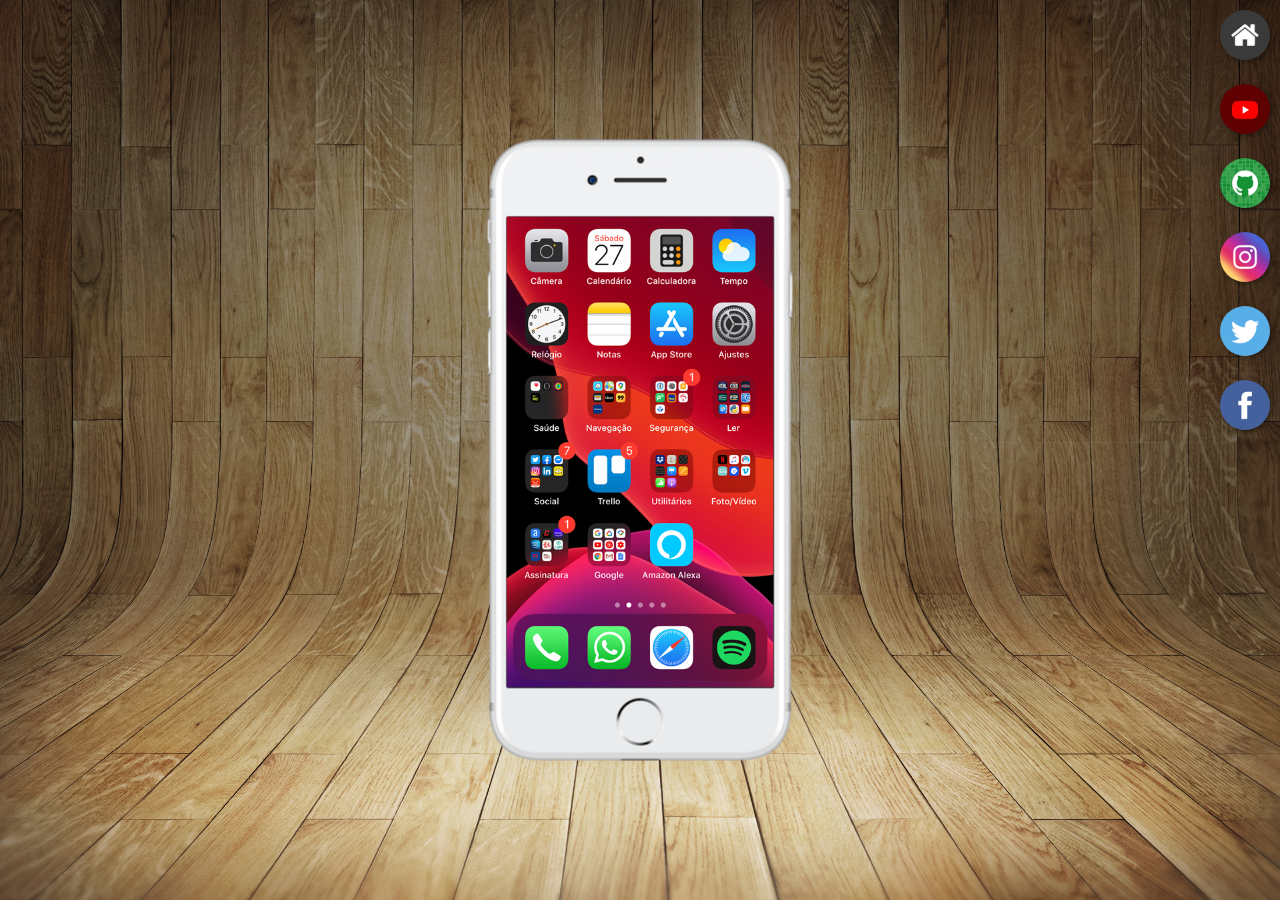
<file: html/index.html>
<!DOCTYPE html>
<html lang="pt-br">
<head>
    <meta charset="UTF-8">
    <meta name="viewport" content="width=device-width, initial-scale=1.0">
    <title>Projeto Iphone</title>
    <link rel="stylesheet" href="../css/styles.css">
</head>
<body>
    <main>
        <section id="telefone">
            <iframe src="home.html" name="tela" id="tela" frameborder="0"></iframe>
        </section>
        <section id="redes-sociais">
            <a href="home.html" target="tela"><img src="../pacote-d013/imagens/logo-home.jpg" alt="Home"></a><br>
            <a href="tela-yt.html" target="tela"><img src="../pacote-d013/imagens/logo-youtube.jpg" alt="Youtube"></a><br>
            <a href="tela-github.html" target="tela"><img src="../pacote-d013/imagens/logo-github.jpg" alt="GitHub"></a><br>
            <a href="tela-instagram.html" target="tela"><img src="../pacote-d013/imagens/logo-instagram.jpg" alt="Instagram"></a><br>
            <a href="tela-twitter.html" target="tela"><img src="../pacote-d013/imagens/logo-twitter.jpg" alt="Twitter"></a><br>
            <a href="tela-facebook.html" target="tela"><img src="../pacote-d013/imagens/logo-facebook.jpg" alt="Facebook"></a><br>
        </section>
    </main>
</body>
</html>
</file>
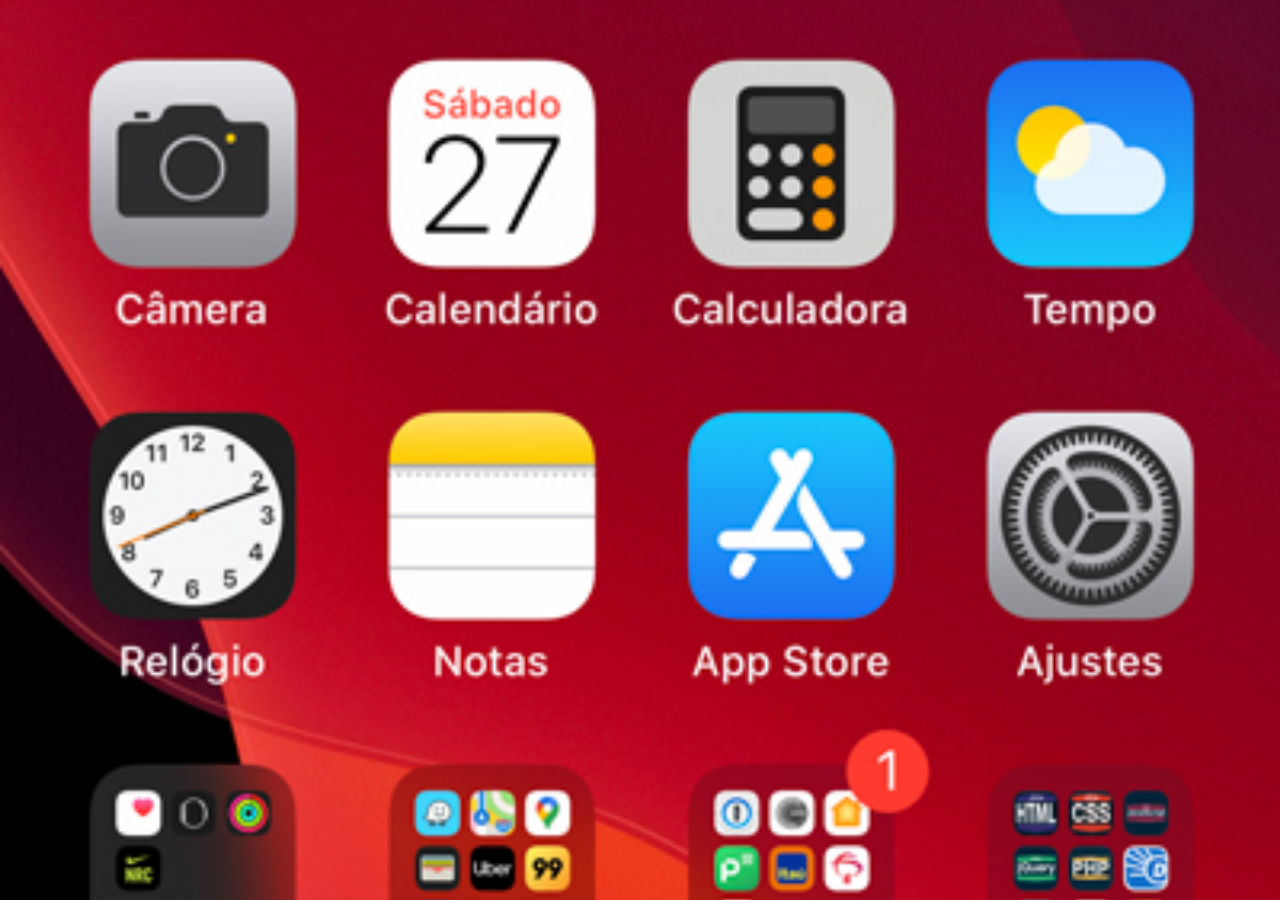
<file: home.html>
<!DOCTYPE html>
<html lang="pt-br">
<head>
    <meta charset="UTF-8">
    <meta name="viewport" content="width=device-width, initial-scale=1.0">
    <title>Document</title>
    <style>
        * {
            margin: 0px;
            padding: 0px;
        }

        body {
            background: black url('pacote-d013/imagens/tela-home.jpg') no-repeat top center;
            background-size: cover;
        }
    </style>
</head>
<body>
    
</body>
</html>
</file>
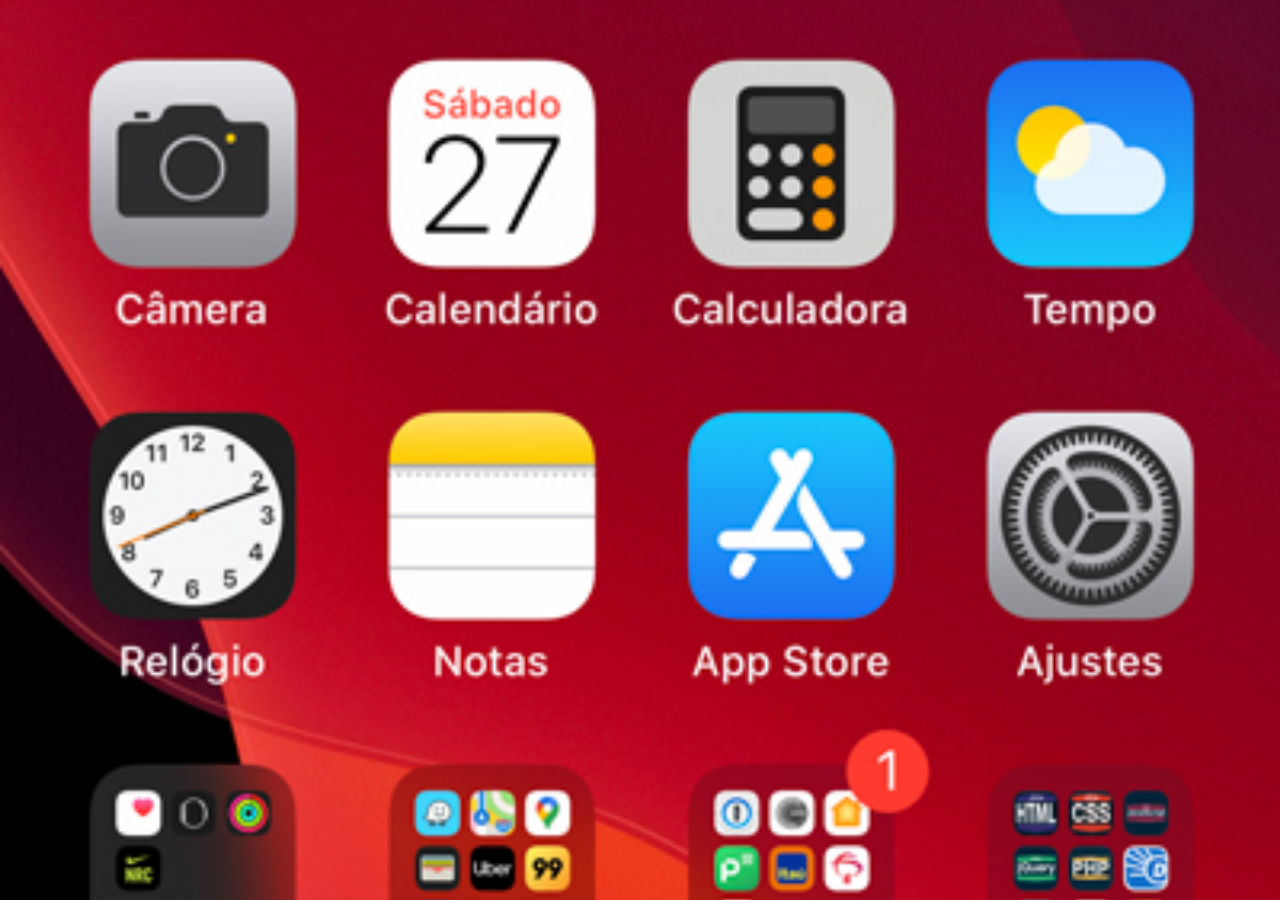
<file: html/home.html>
<!DOCTYPE html>
<html lang="pt-br">
<head>
    <meta charset="UTF-8">
    <meta name="viewport" content="width=device-width, initial-scale=1.0">
    <title>Home</title>
    <style>
        * {
            margin: 0px;
            padding: 0px;
        }

        body {
            background: url('../pacote-d013/imagens/tela-home.jpg') no-repeat top center;
            background-size: cover;
        }
    </style>
</head>
<body>
    
</body>
</html>
</file>
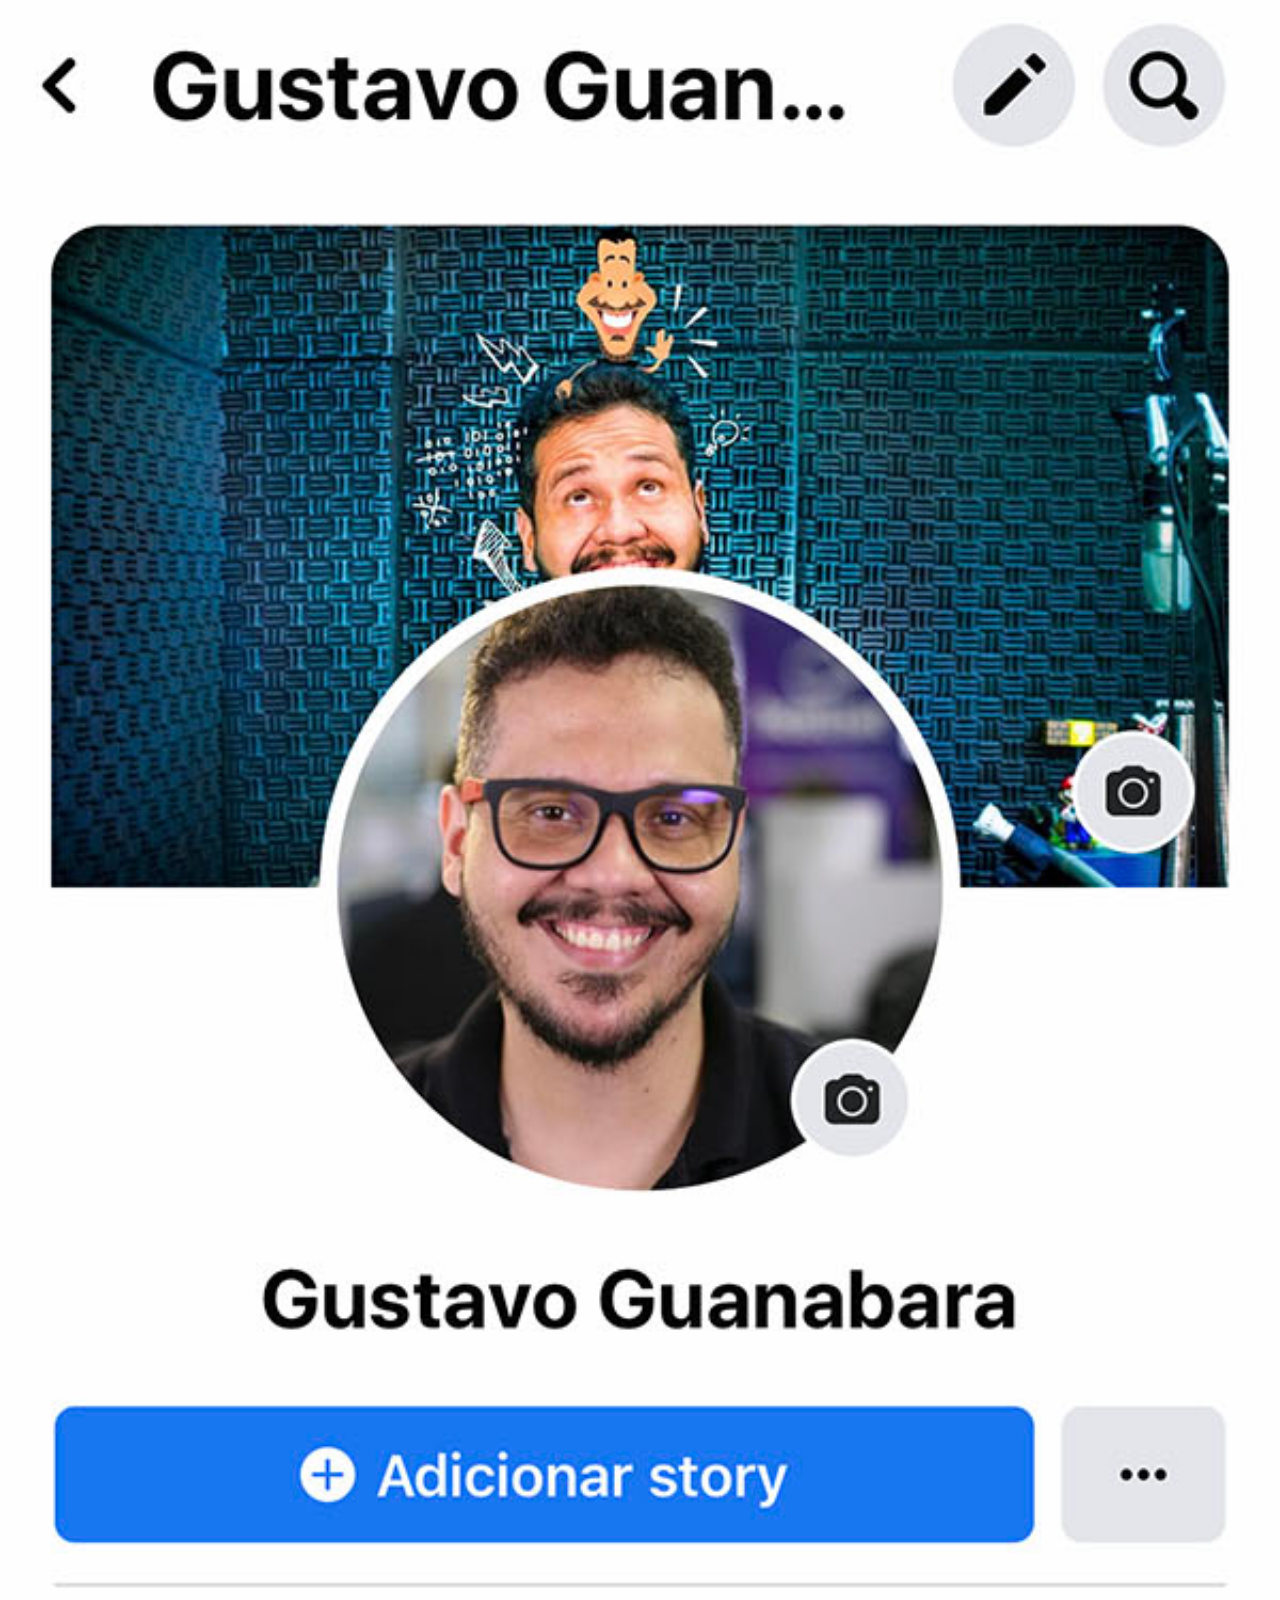
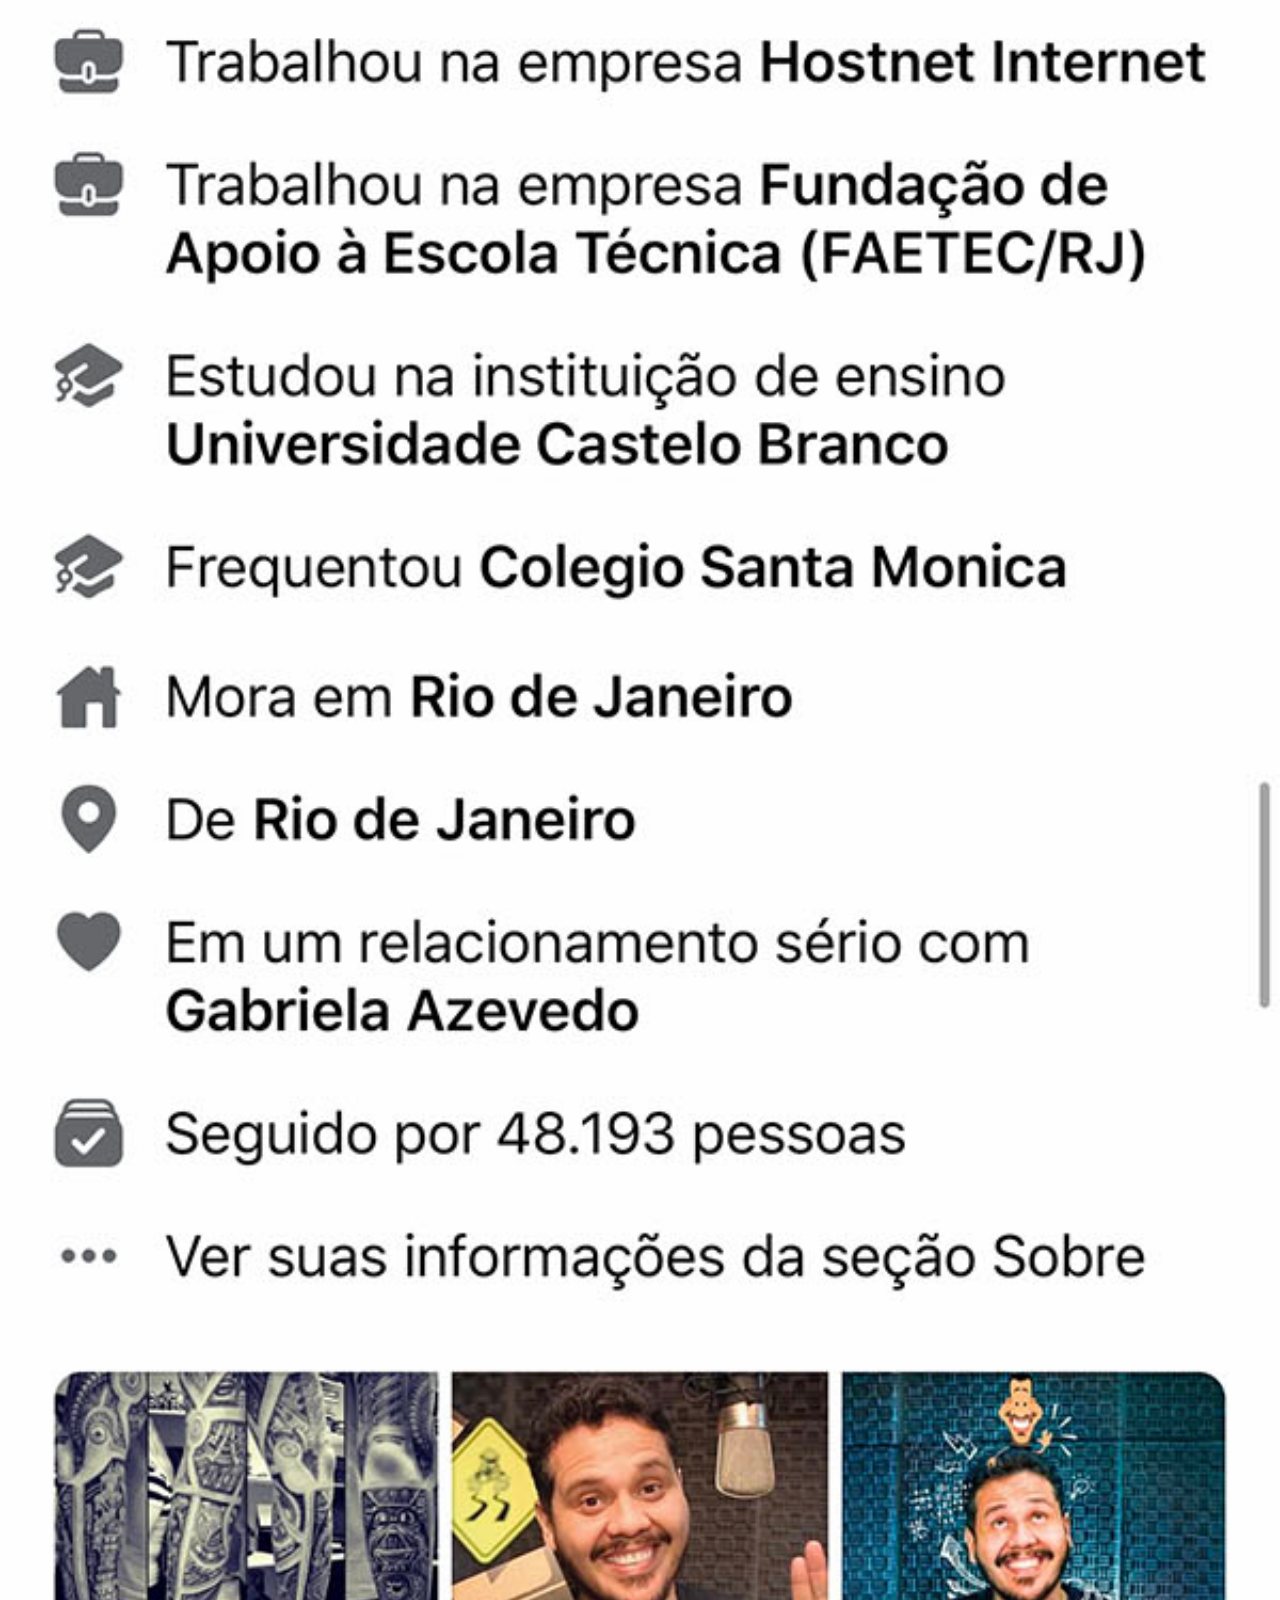
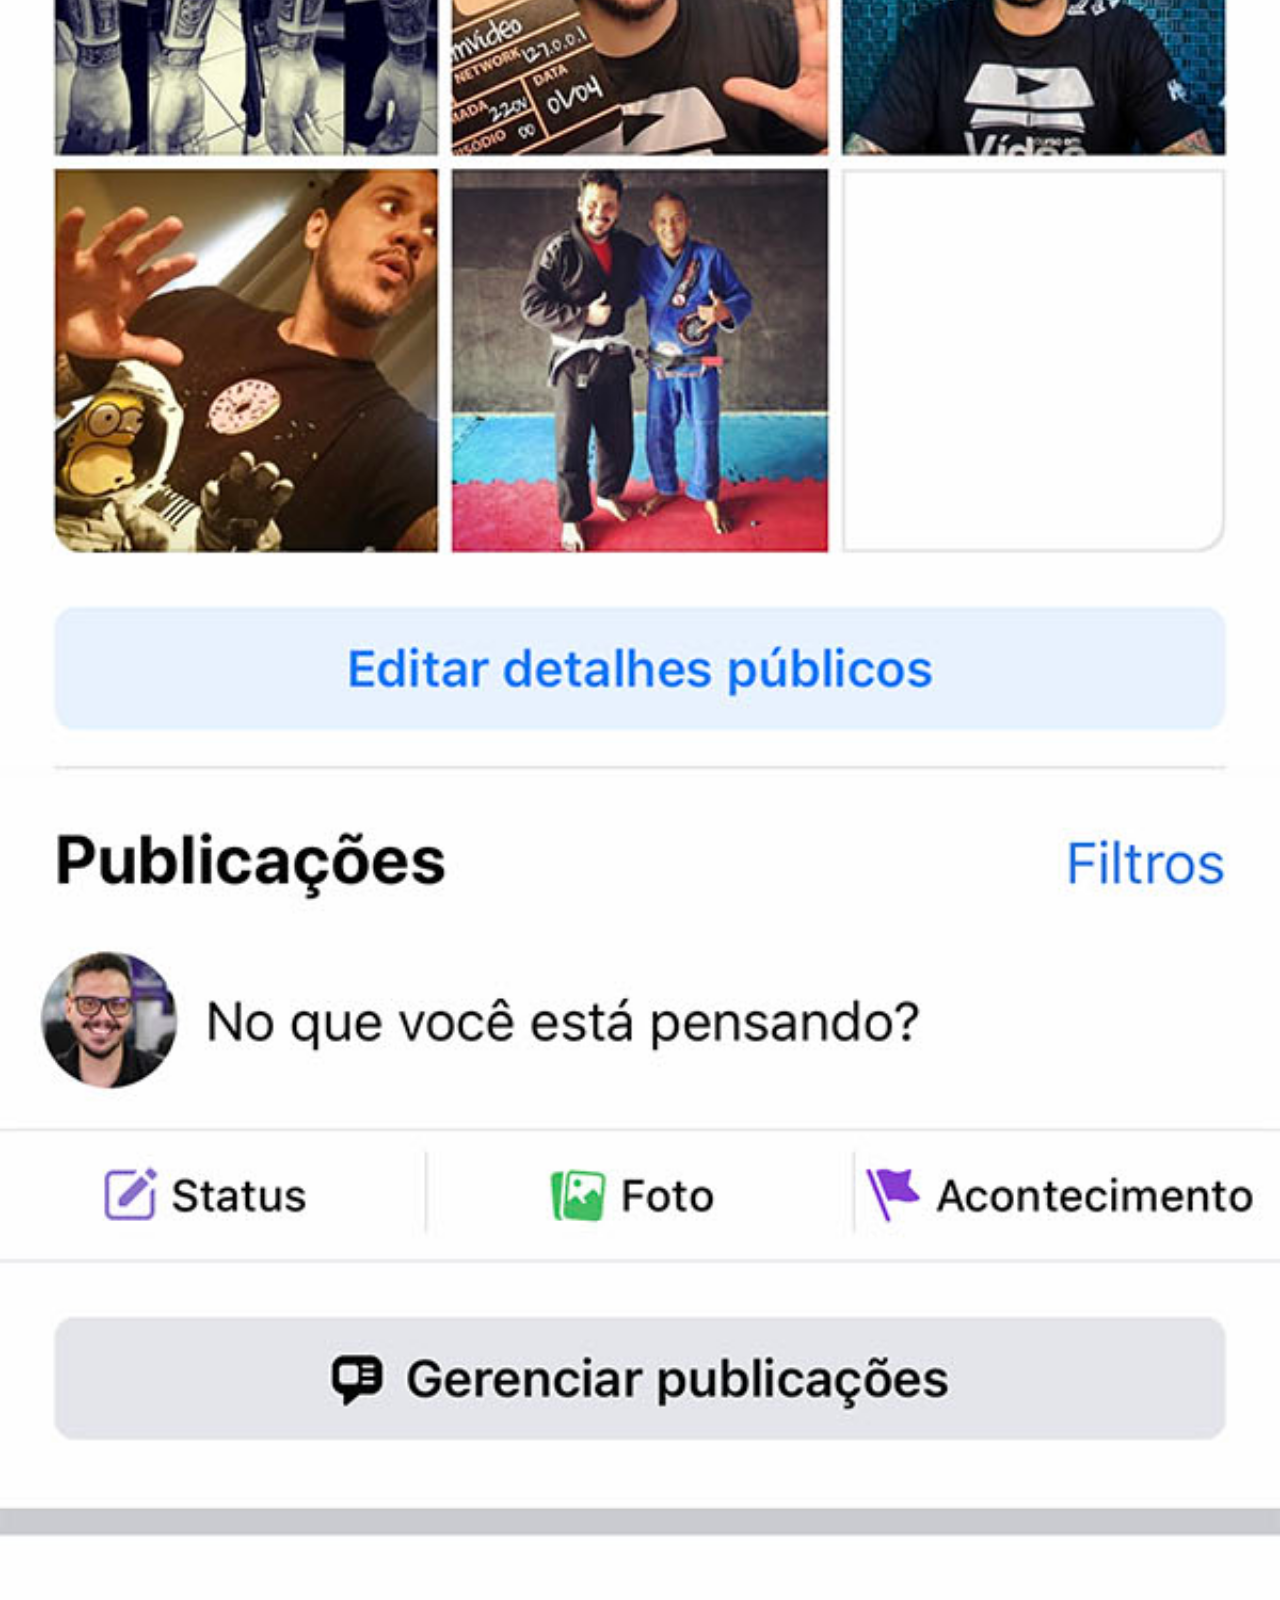
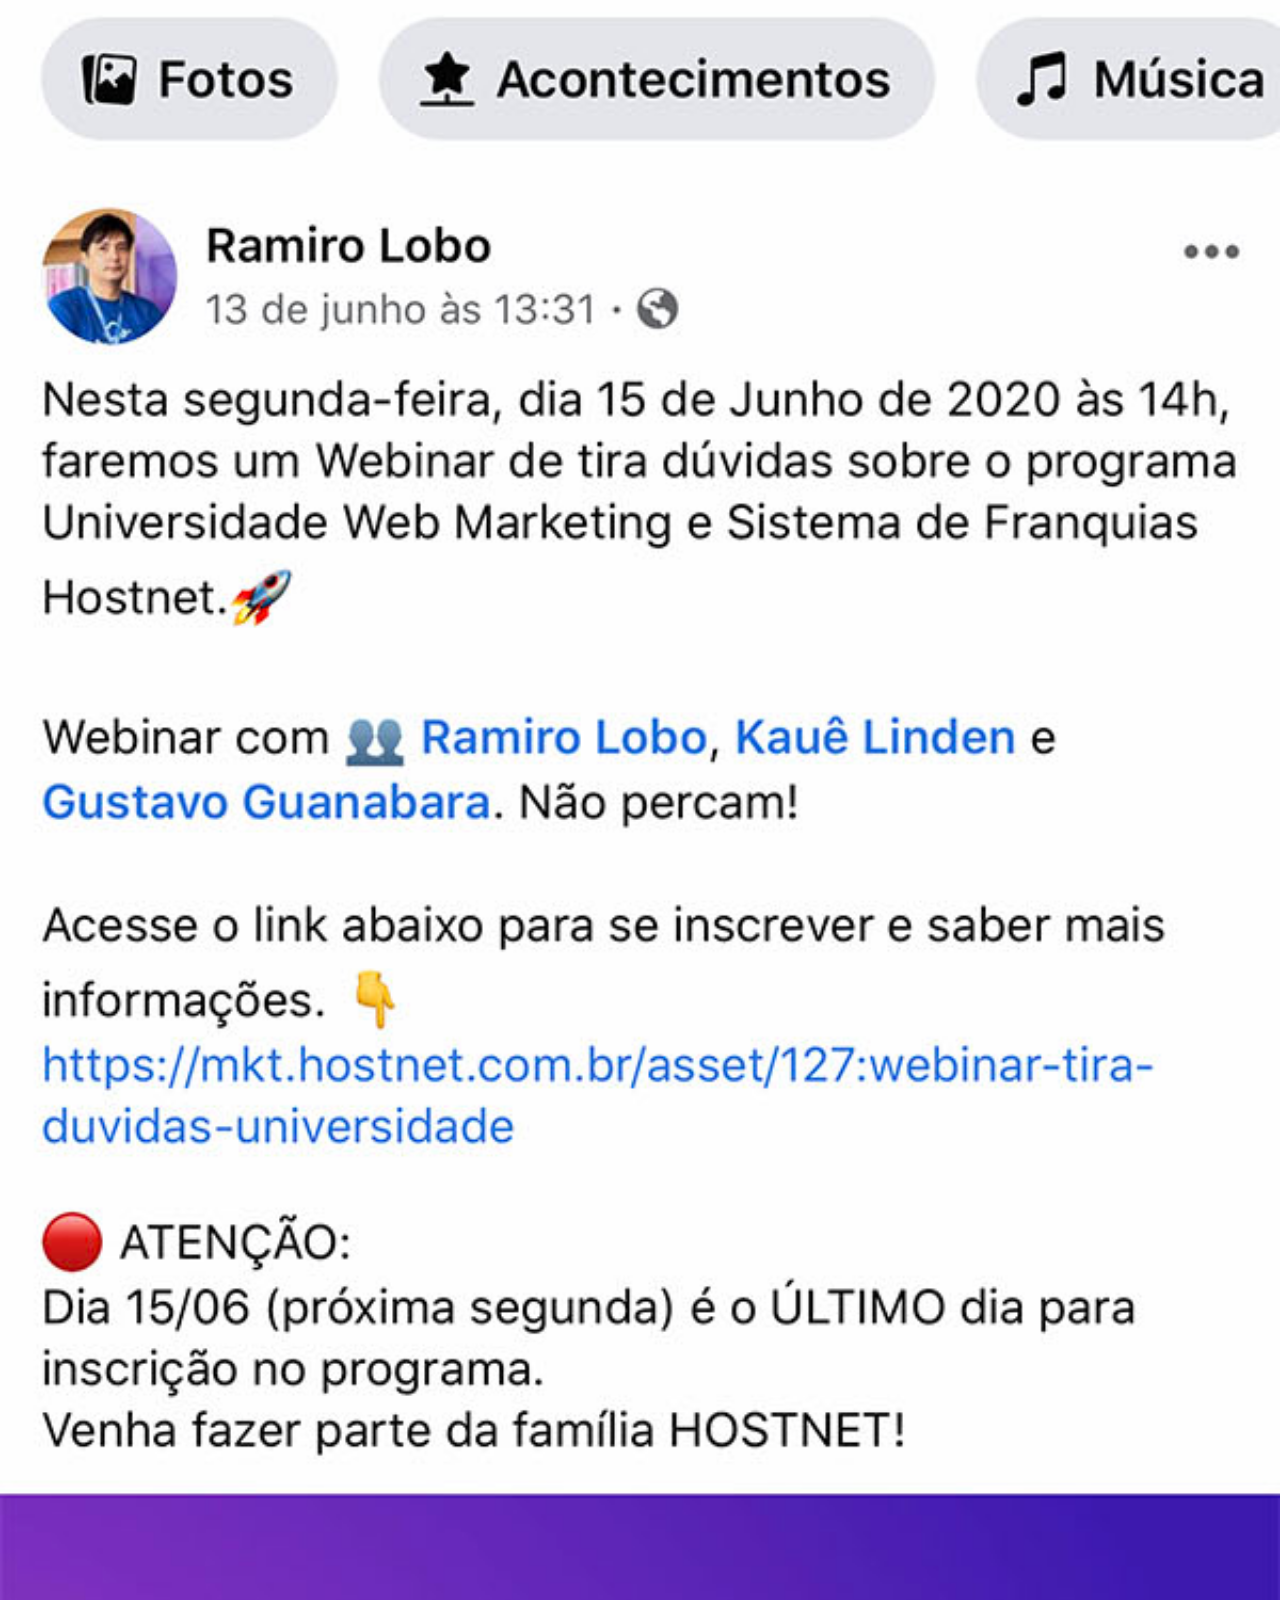
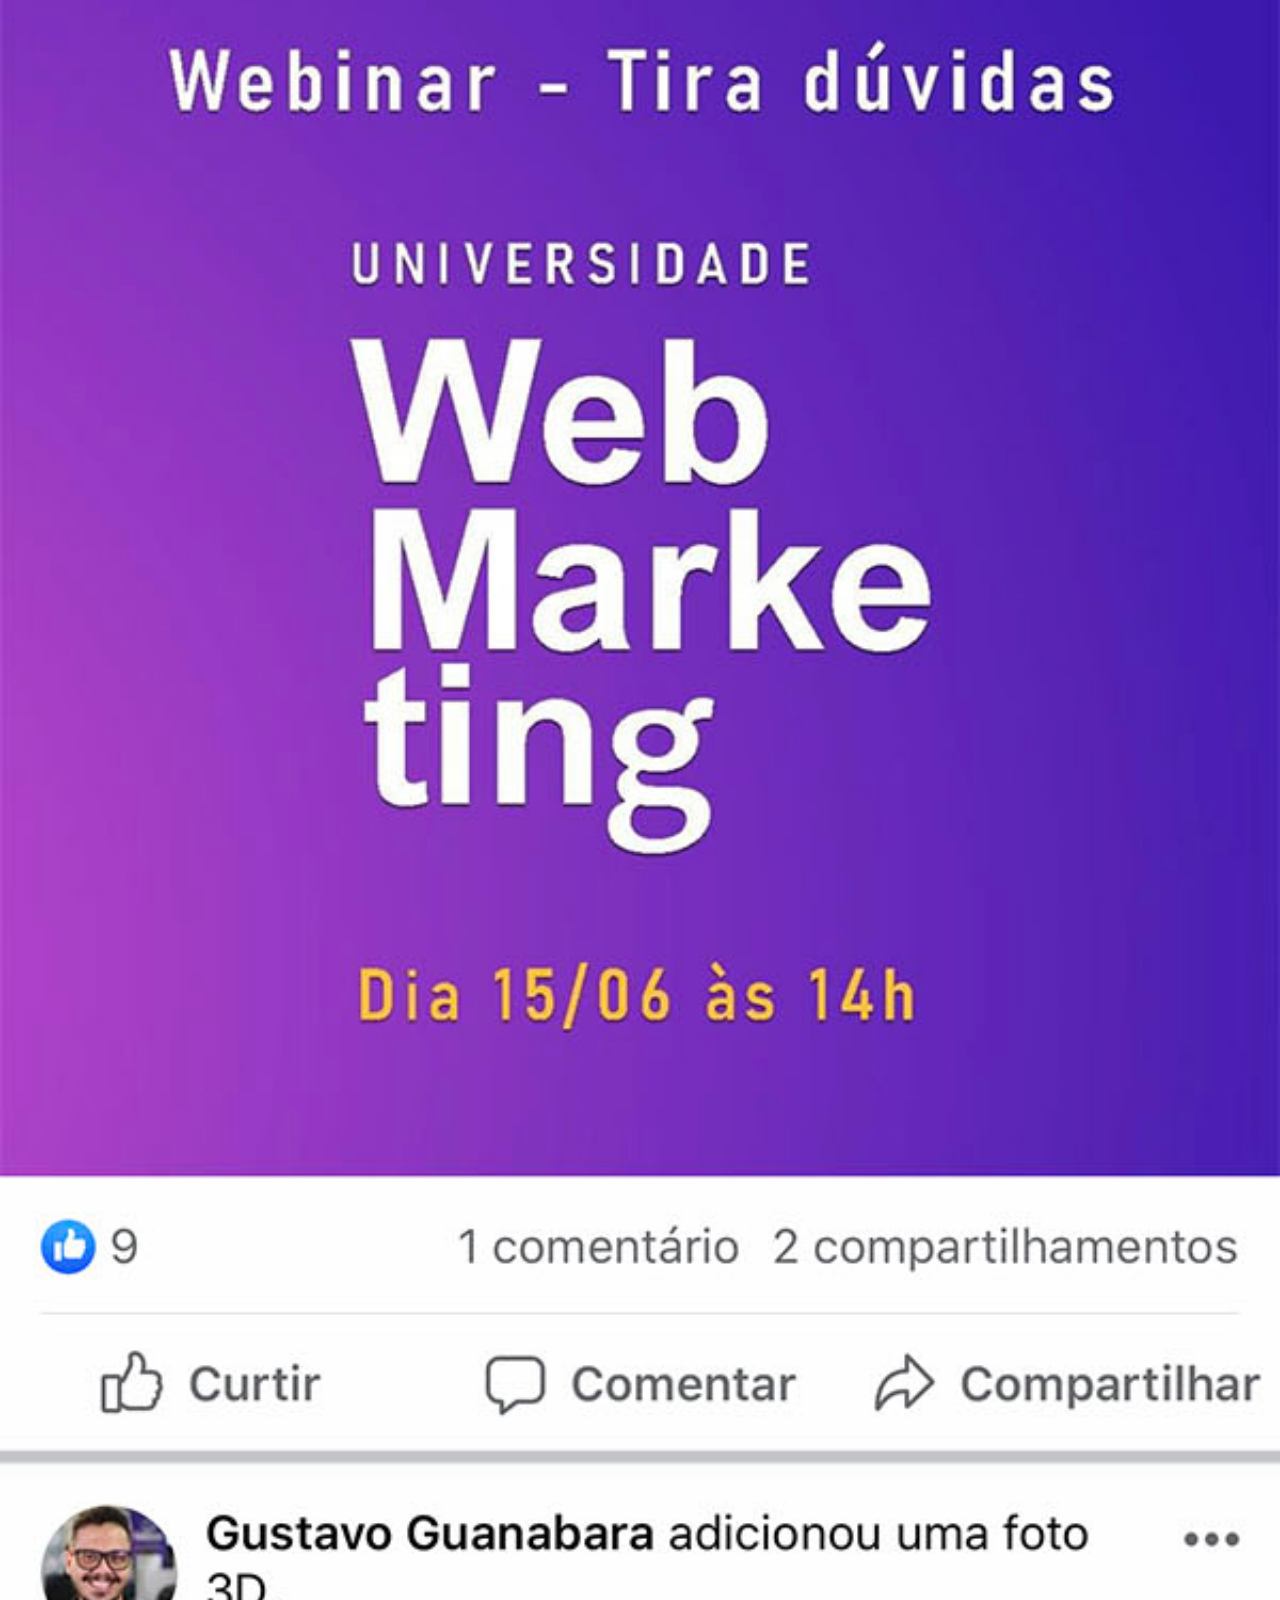
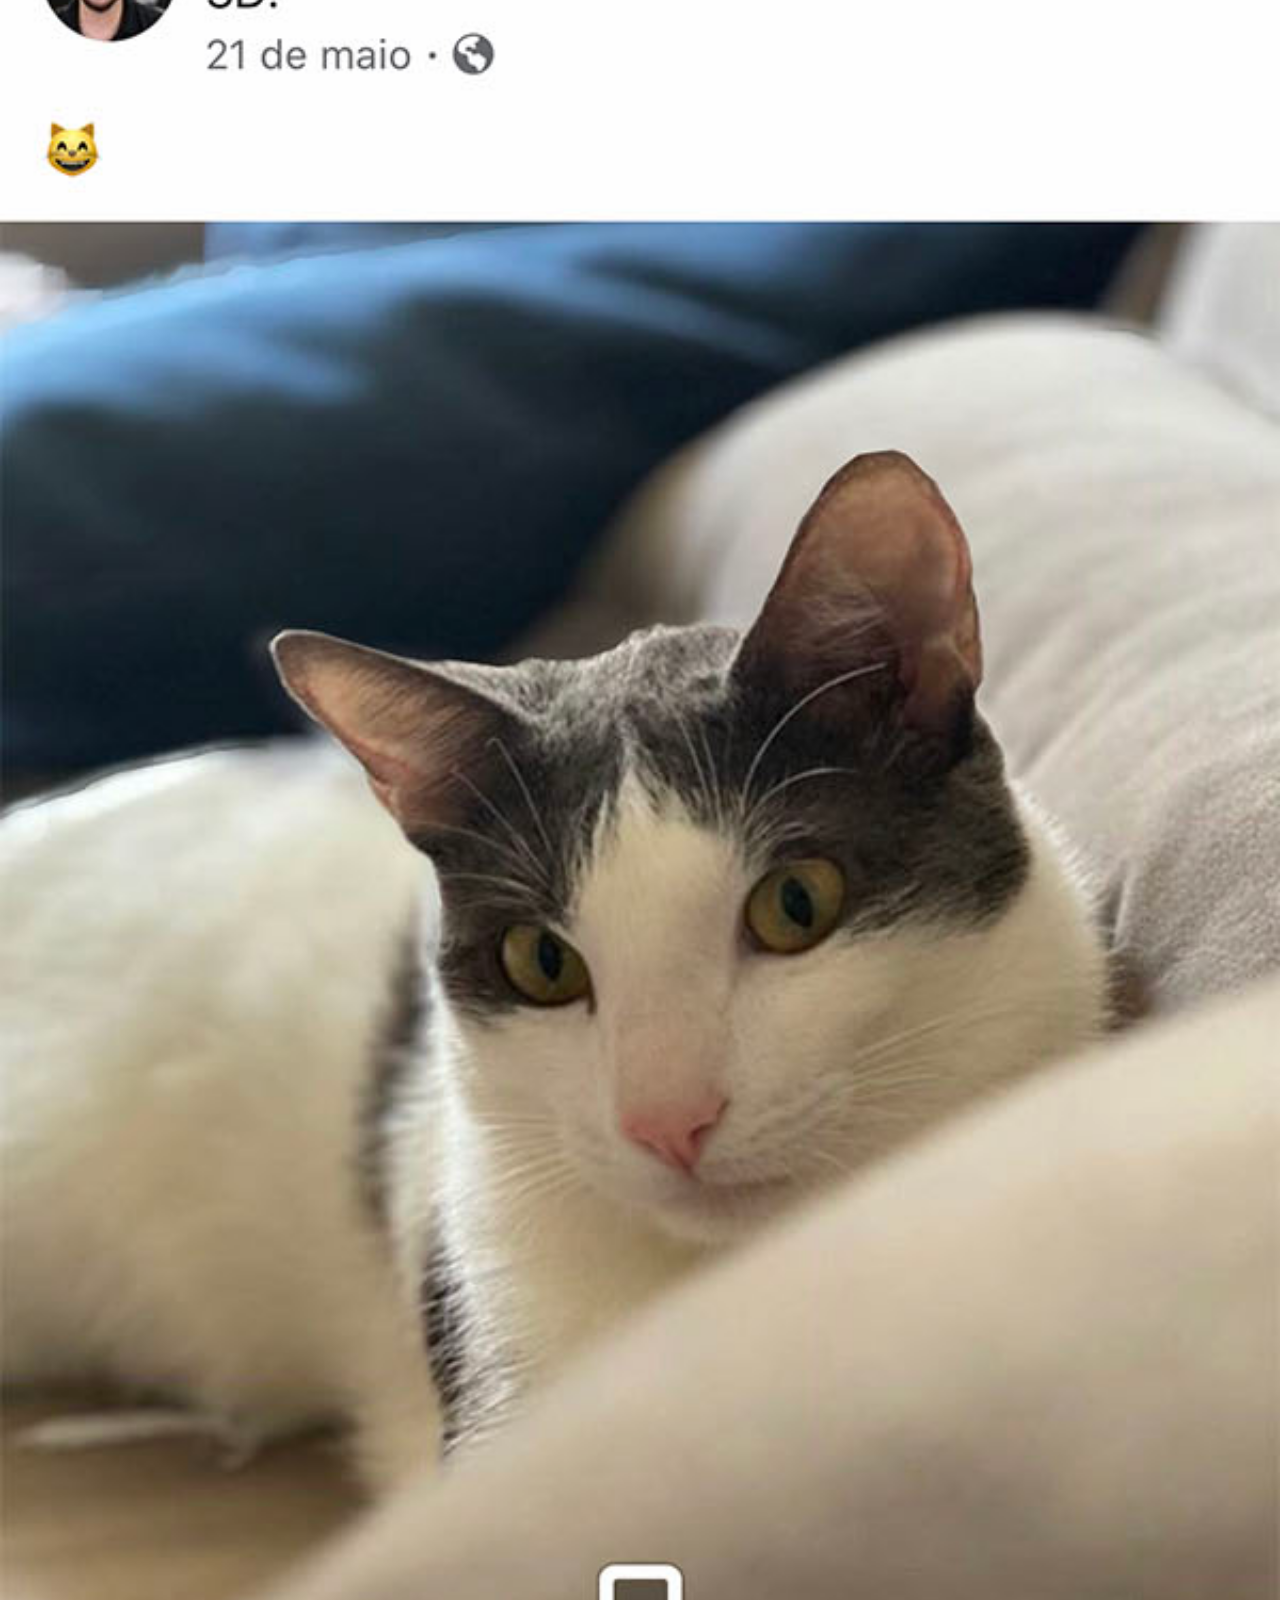
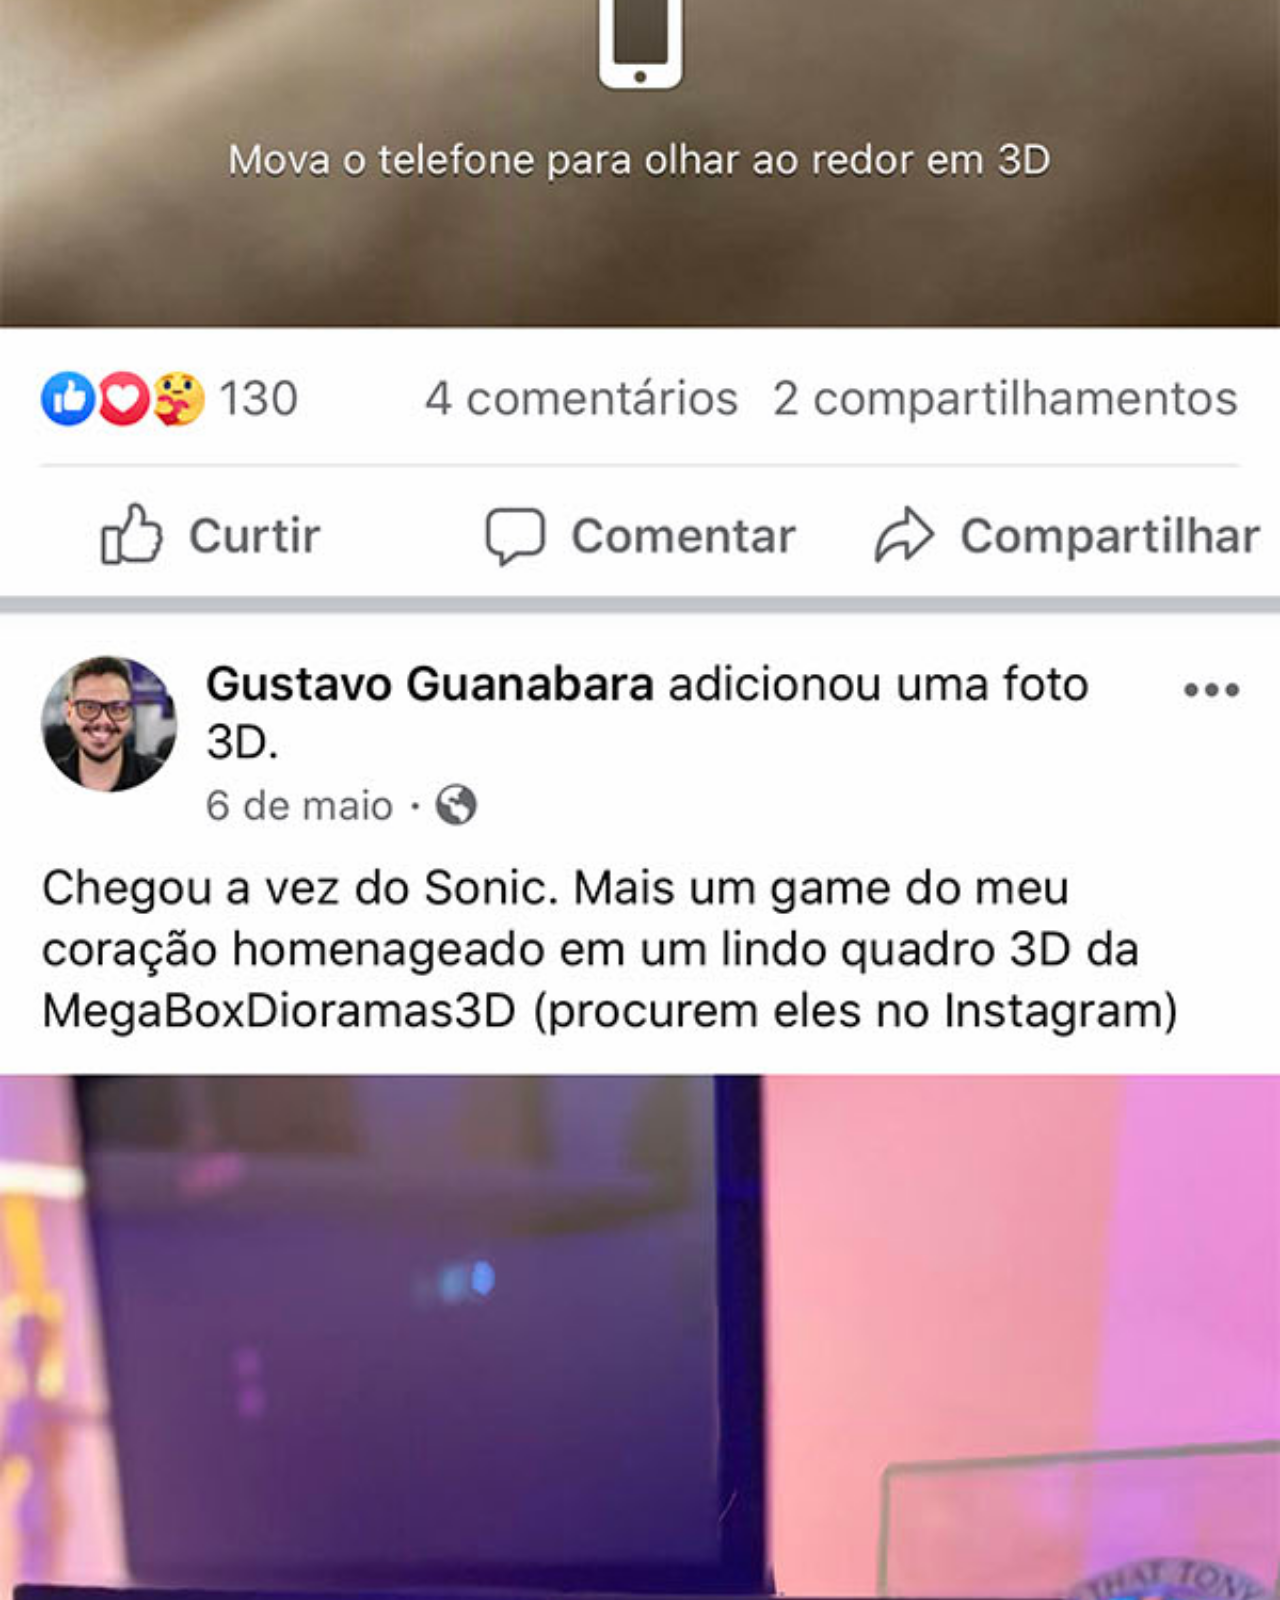
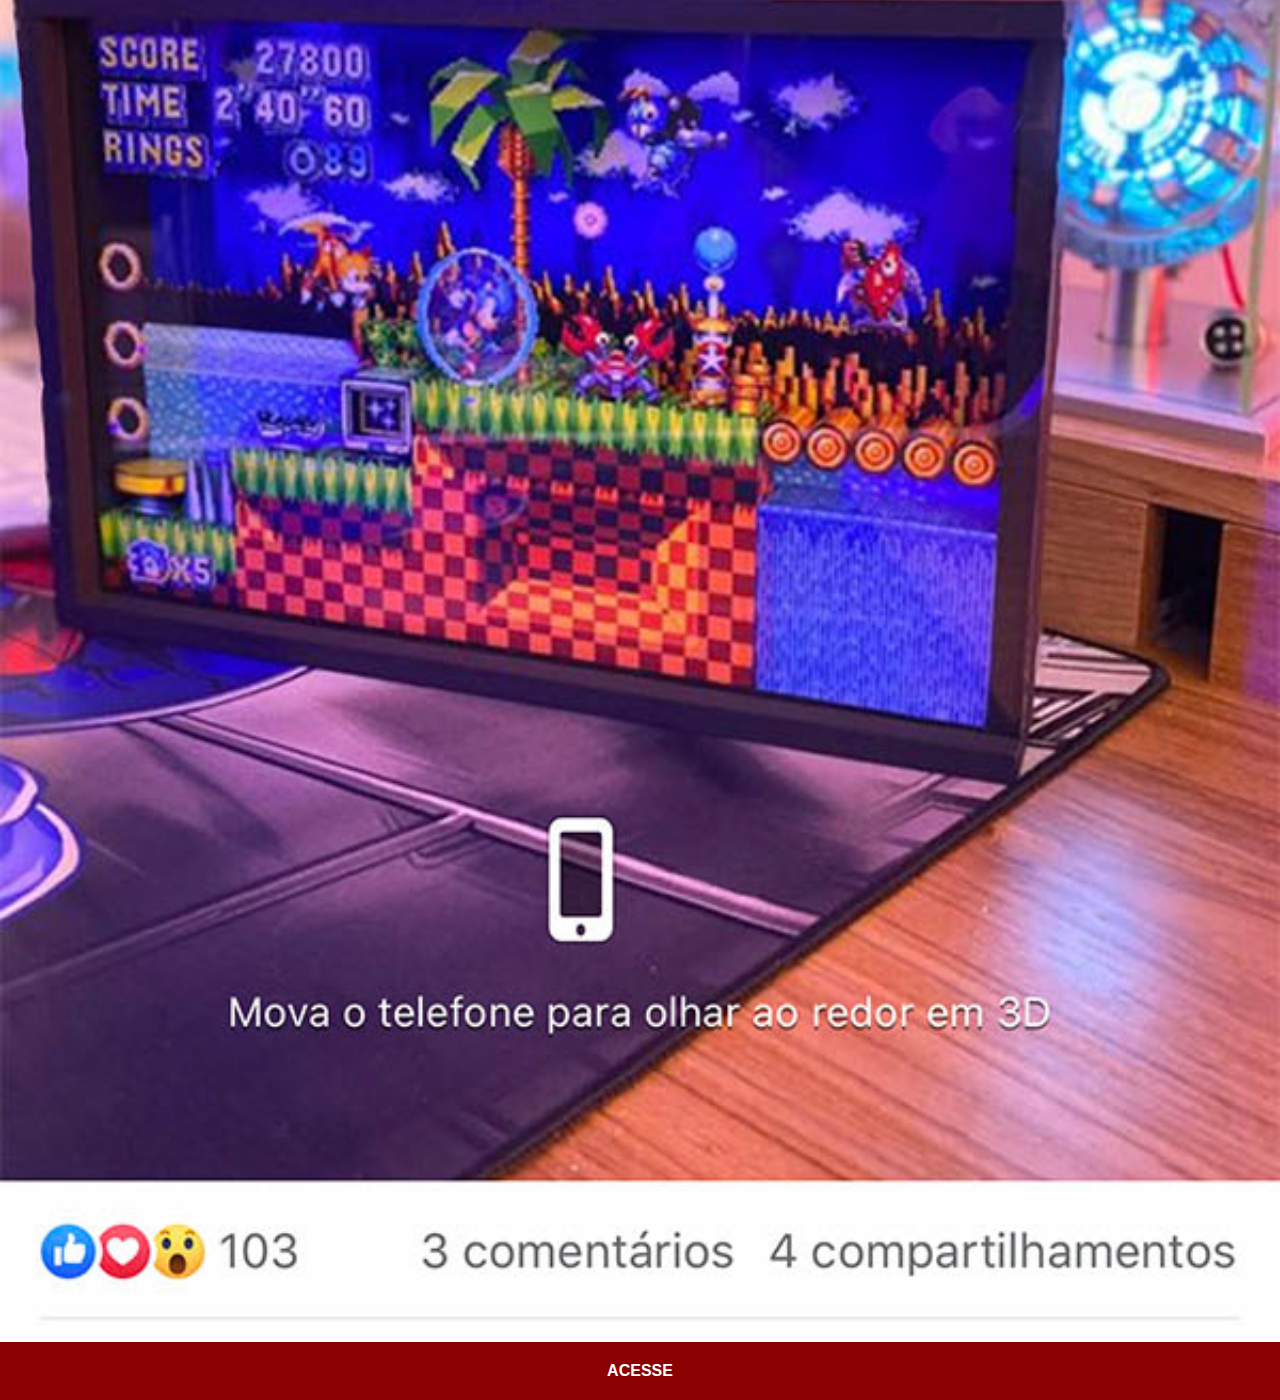
<file: html/tela-facebook.html>
<!DOCTYPE html>
<html lang="pt-br">
<head>
    <meta charset="UTF-8">
    <meta name="viewport" content="width=device-width, initial-scale=1.0">
    <title>Facebook</title>
    <link rel="stylesheet" href="../css/style-telas.css">
</head>
<body>
    <img src="../pacote-d013/imagens/tela-facebook.jpg" alt="Facebook">
    <a href="https://facebook.com/gustavoguanabara" target="_blank">ACESSE</a>
</body>
</html>
</file>
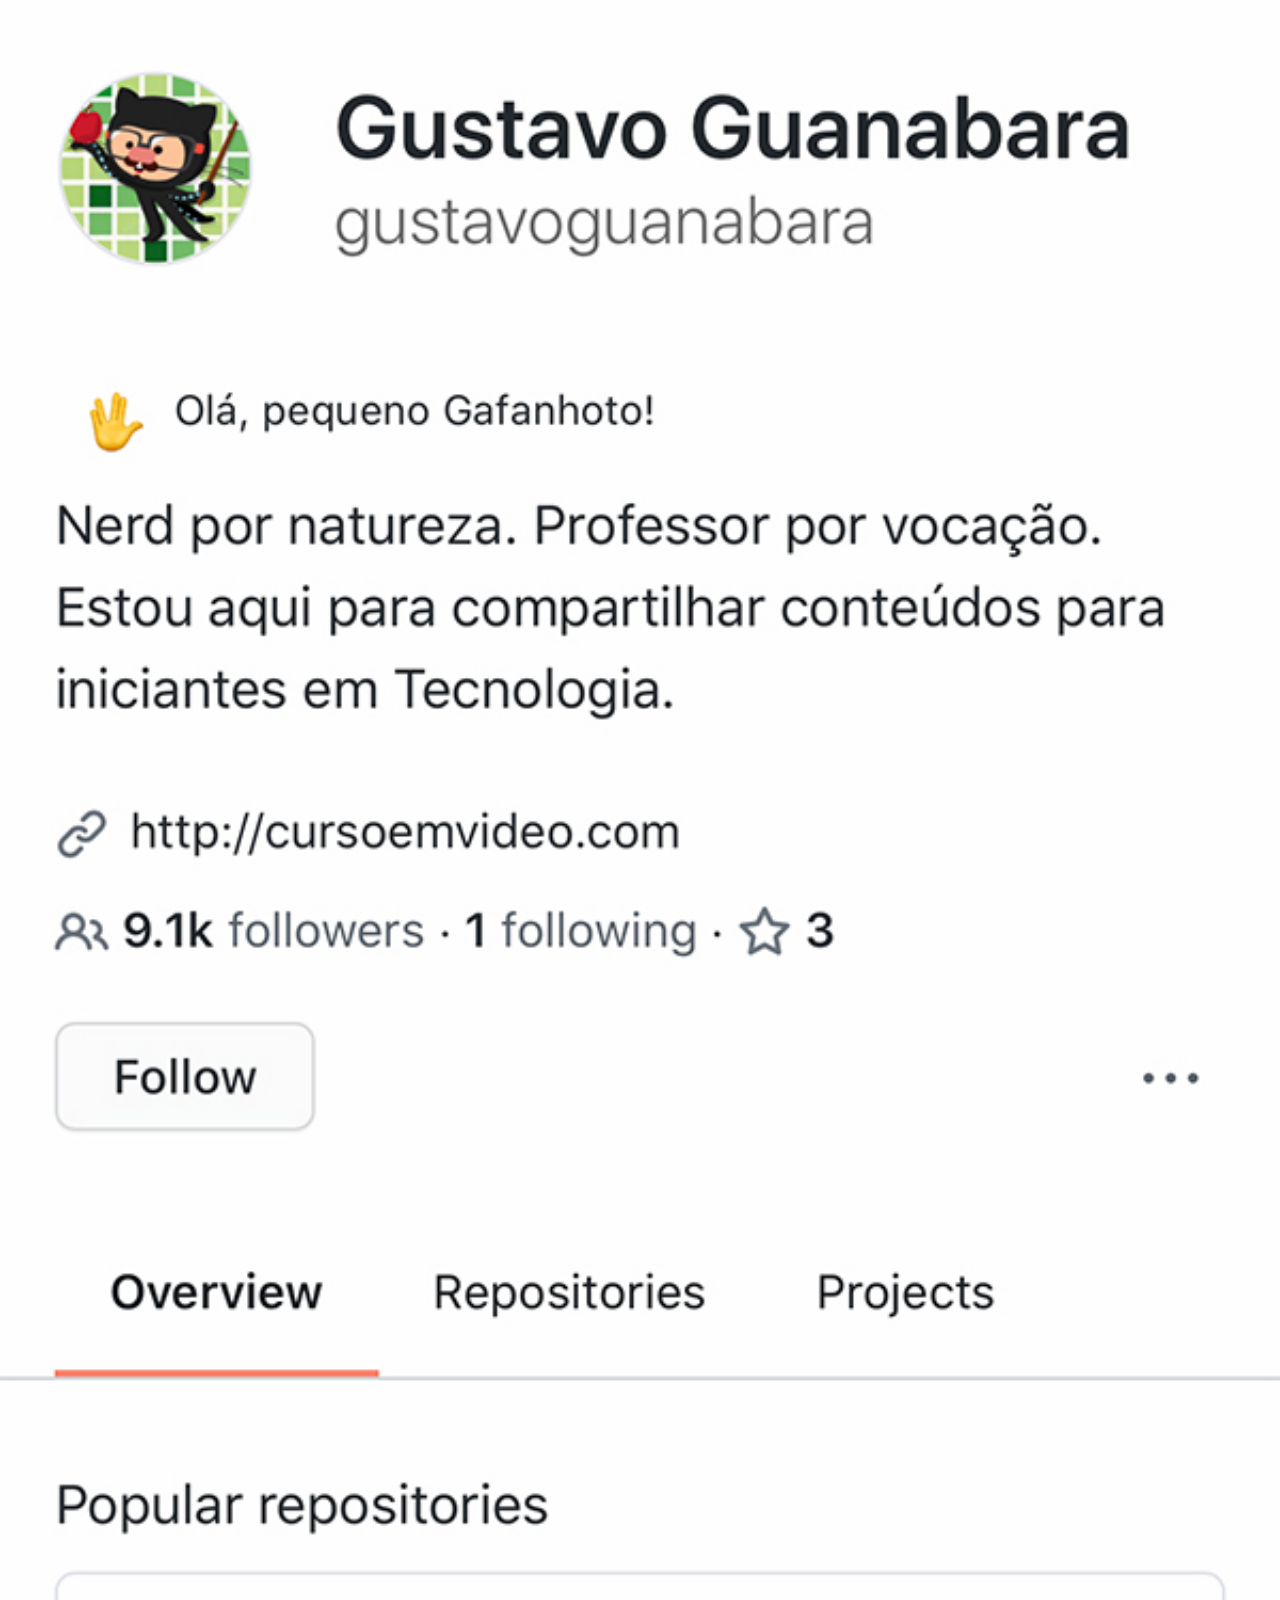
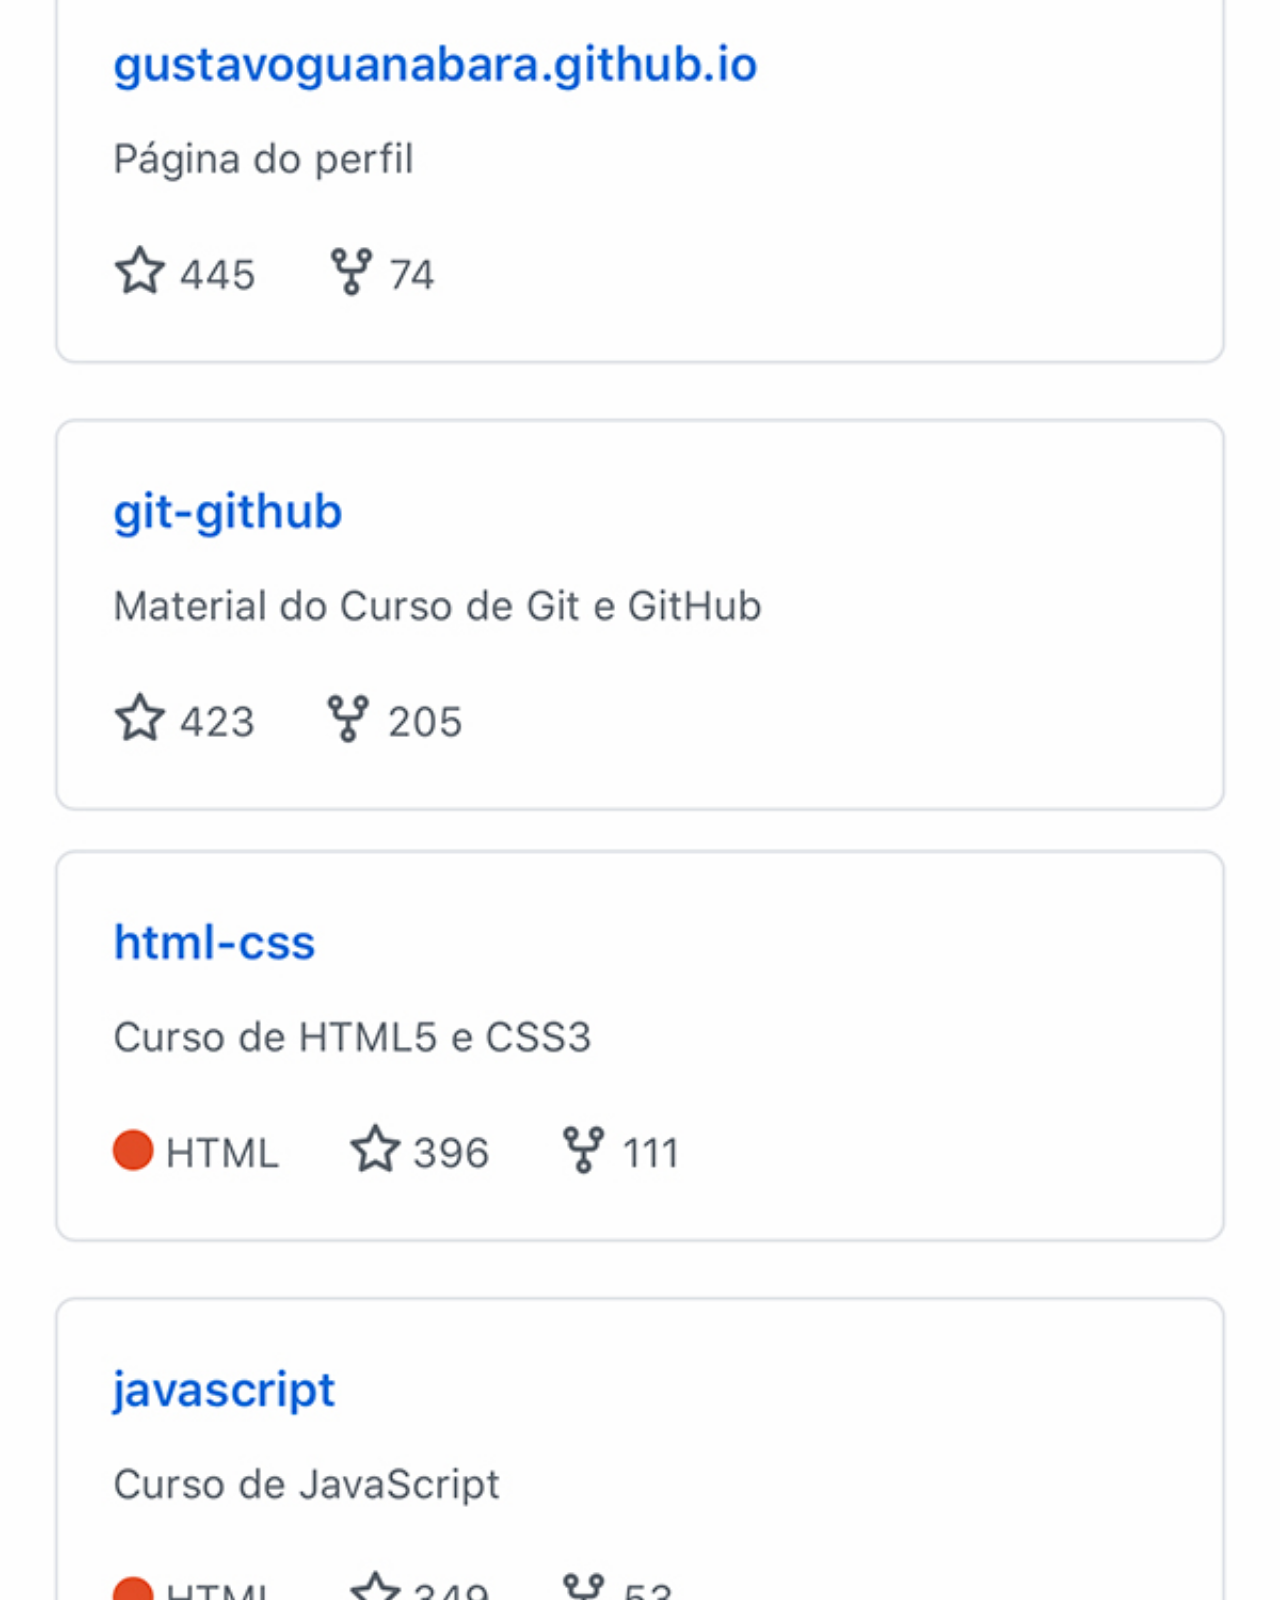
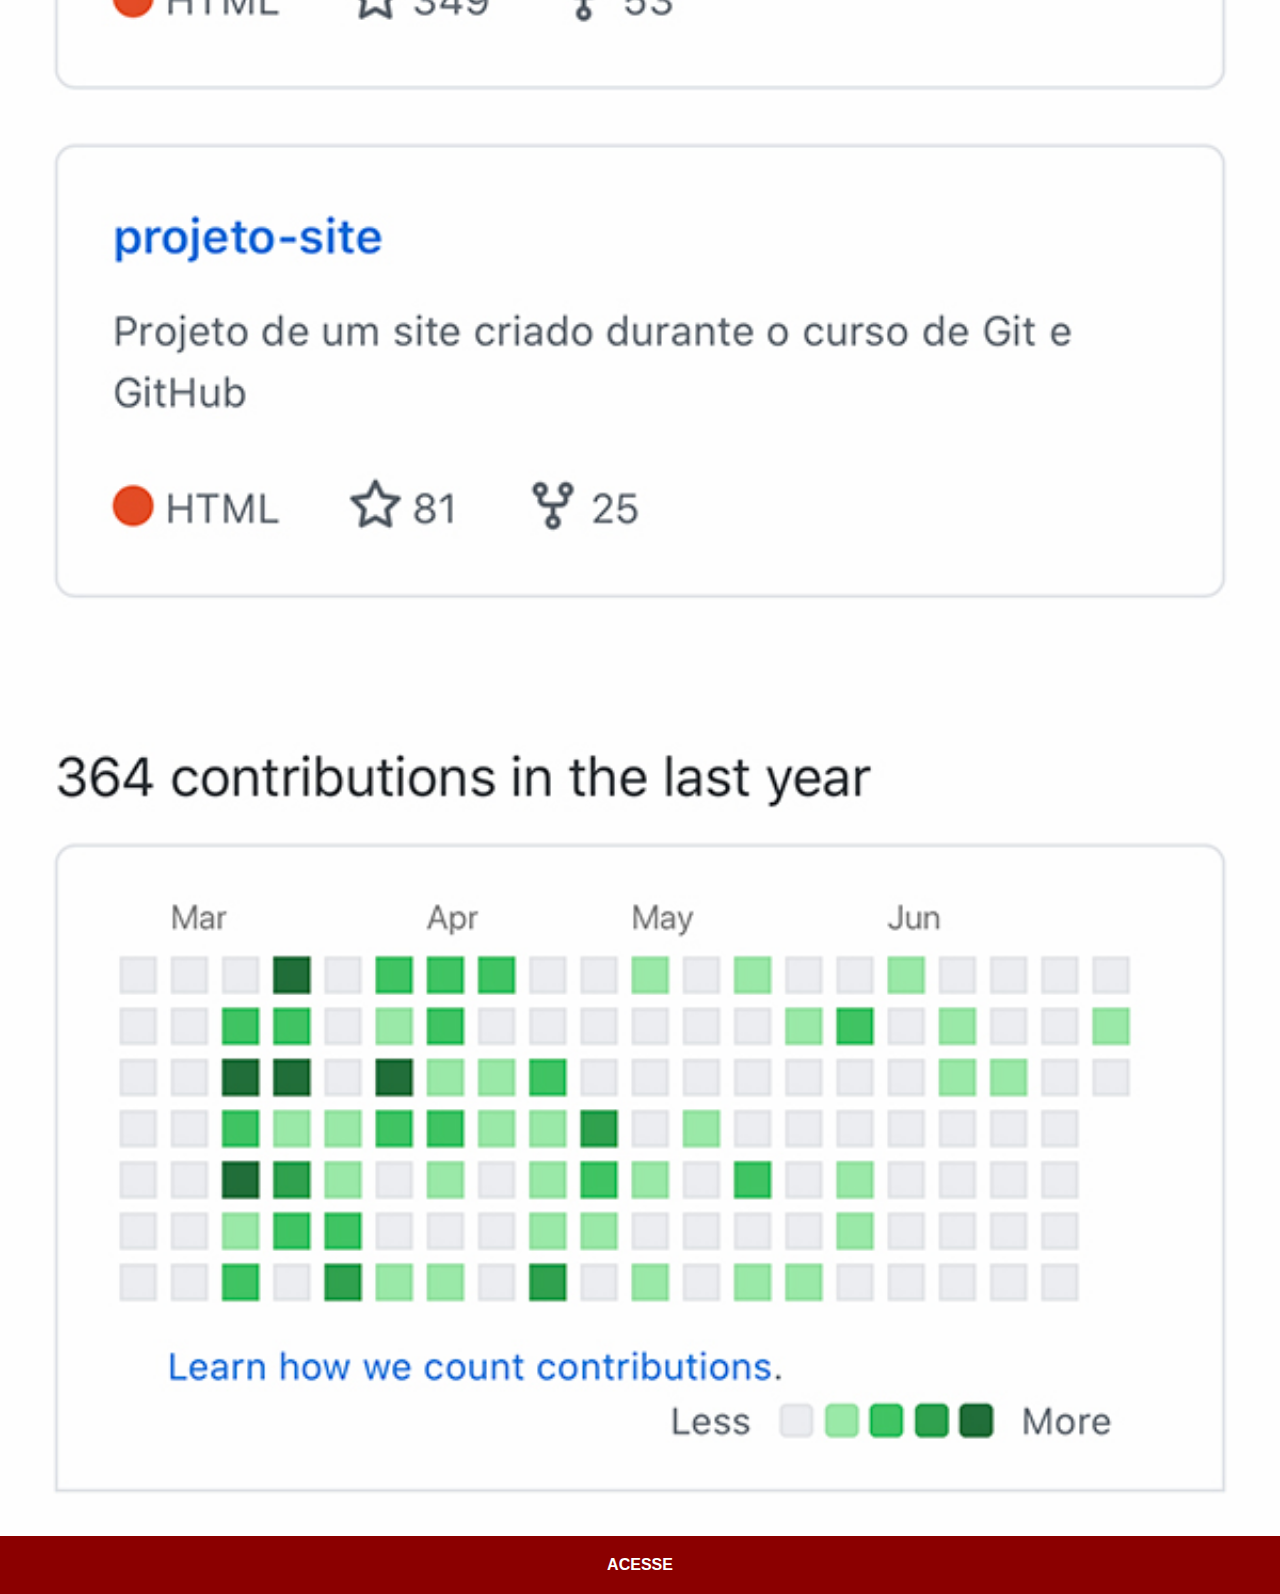
<file: html/tela-github.html>
<!DOCTYPE html>
<html lang="pt-br">
<head>
    <meta charset="UTF-8">
    <meta name="viewport" content="width=device-width, initial-scale=1.0">
    <title>GitHub</title>
    <link rel="stylesheet" href="../css/style-telas.css">
</head>
<body>
    <img src="../pacote-d013/imagens/tela-github.jpg" alt="GitHub">
    <a href="https://github.com/gustavoguanabara/gustavoguanabara.github.io" target="_blank">ACESSE</a>
</body>
</html>
</file>
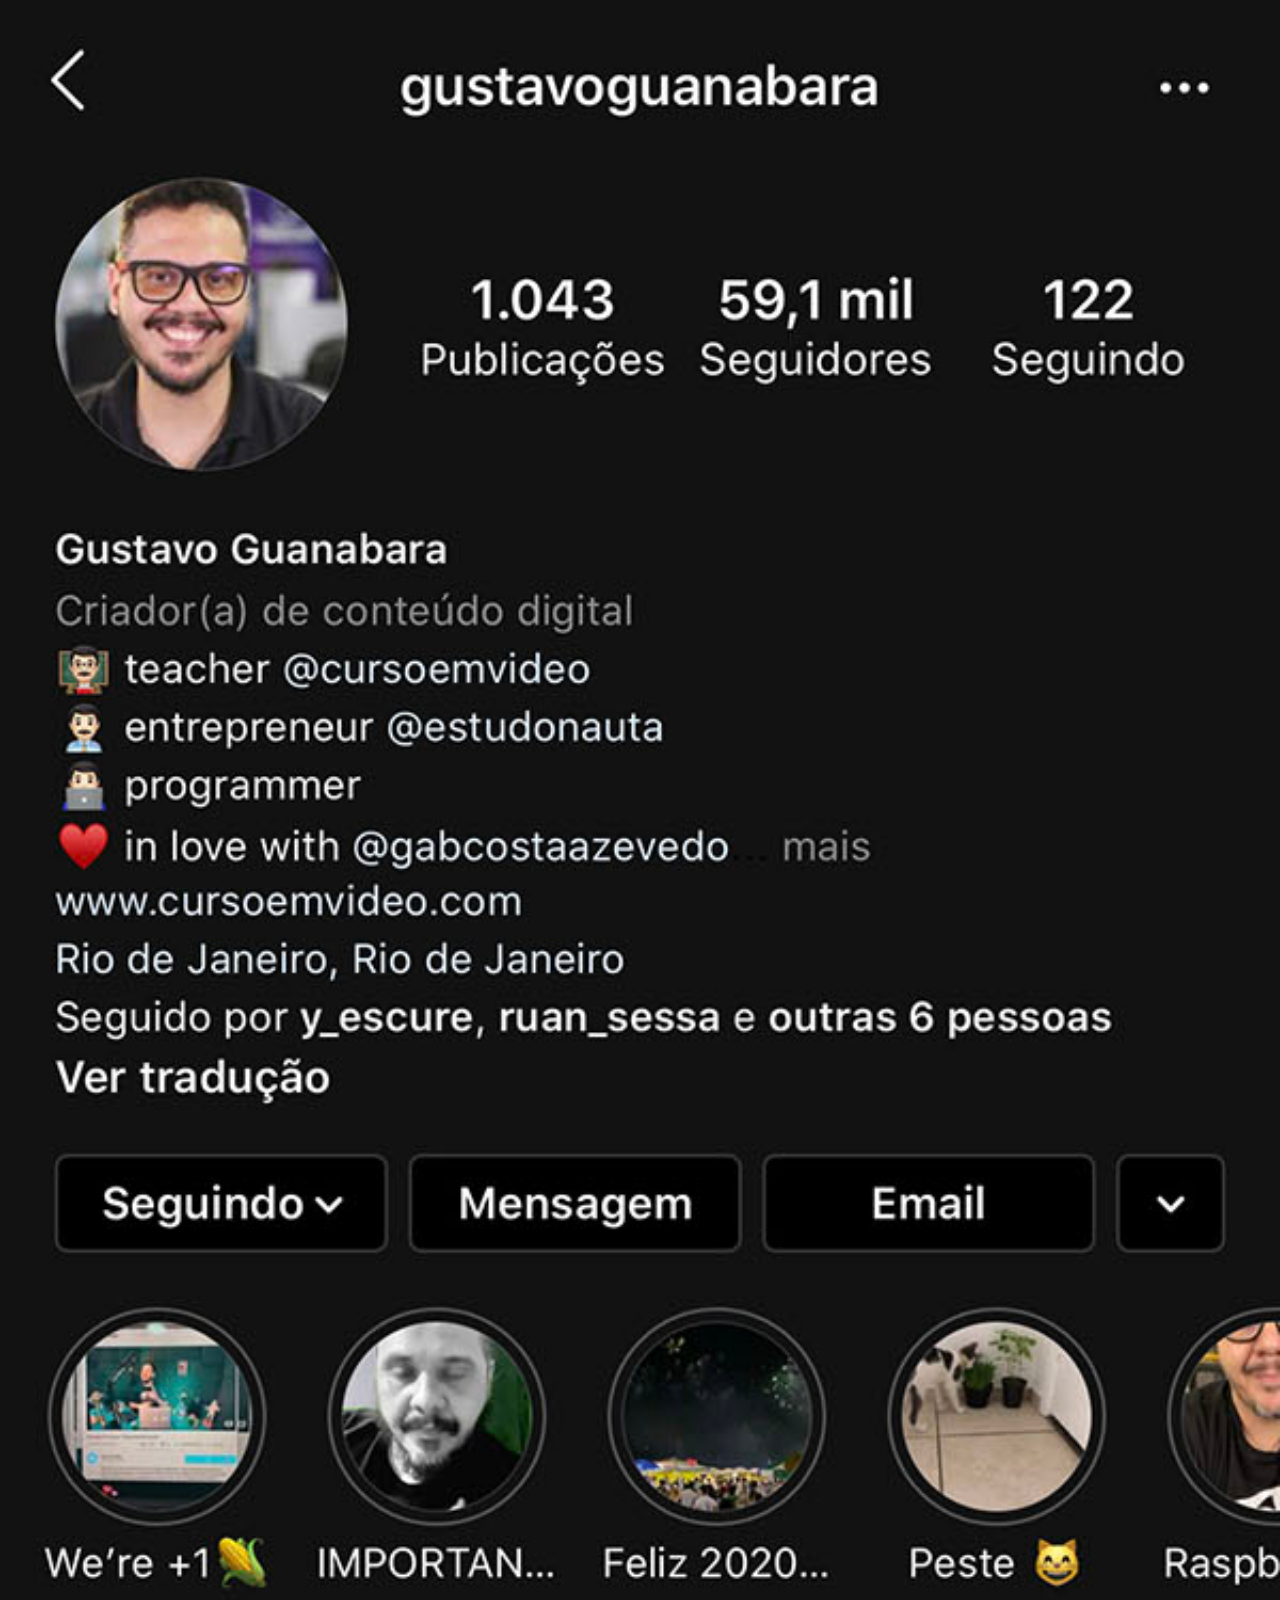
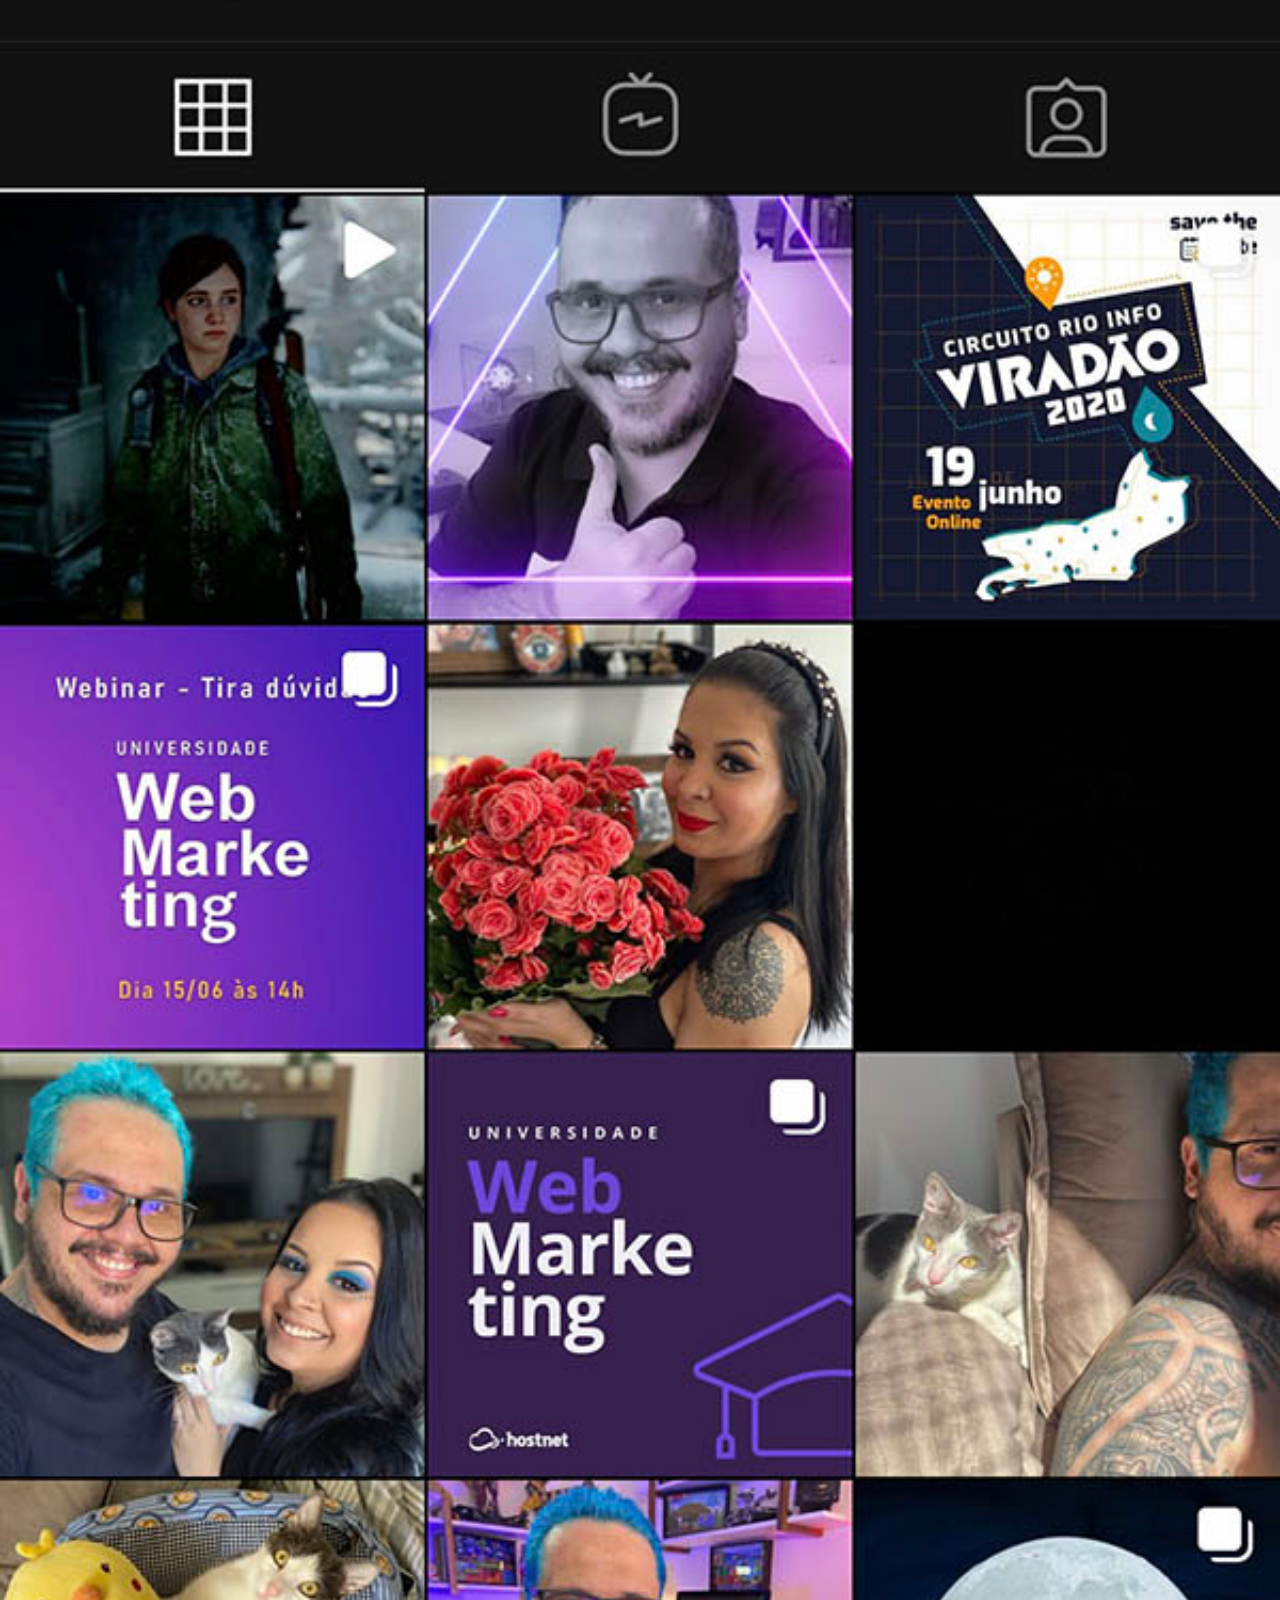
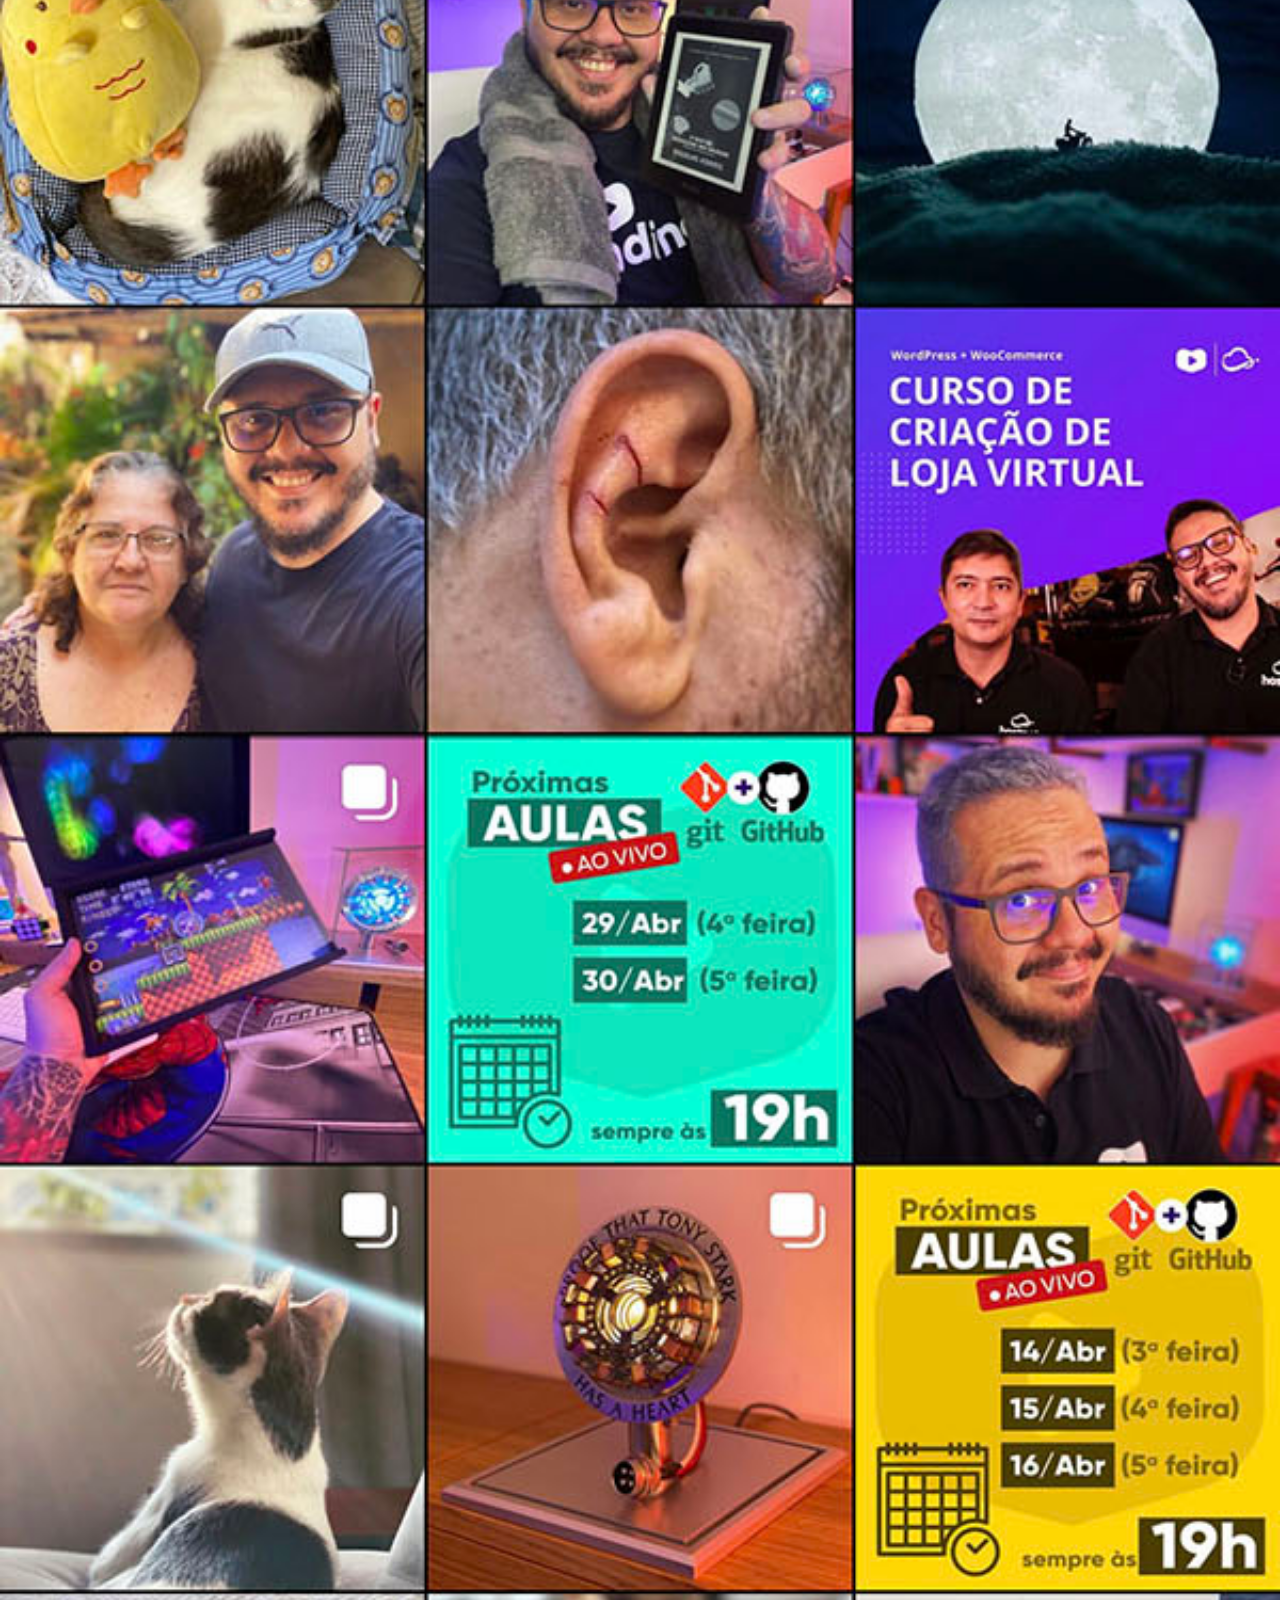
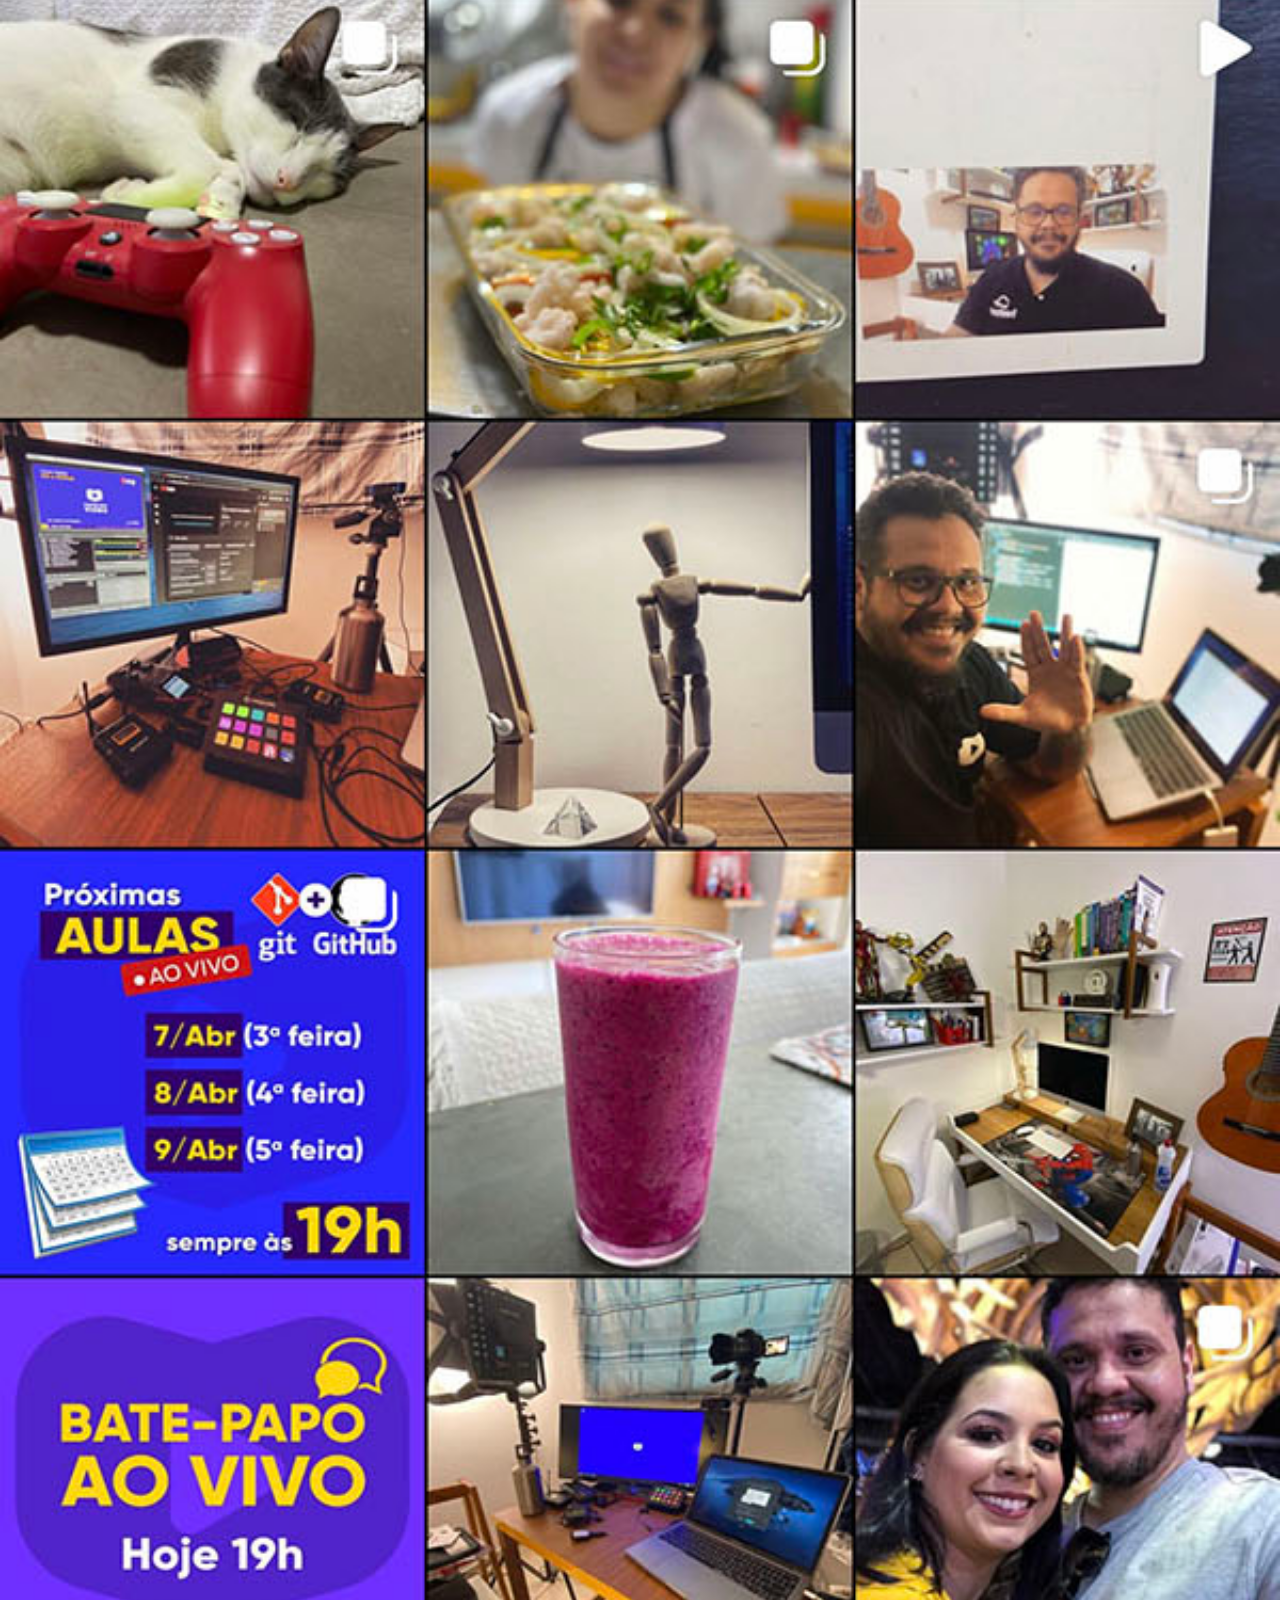
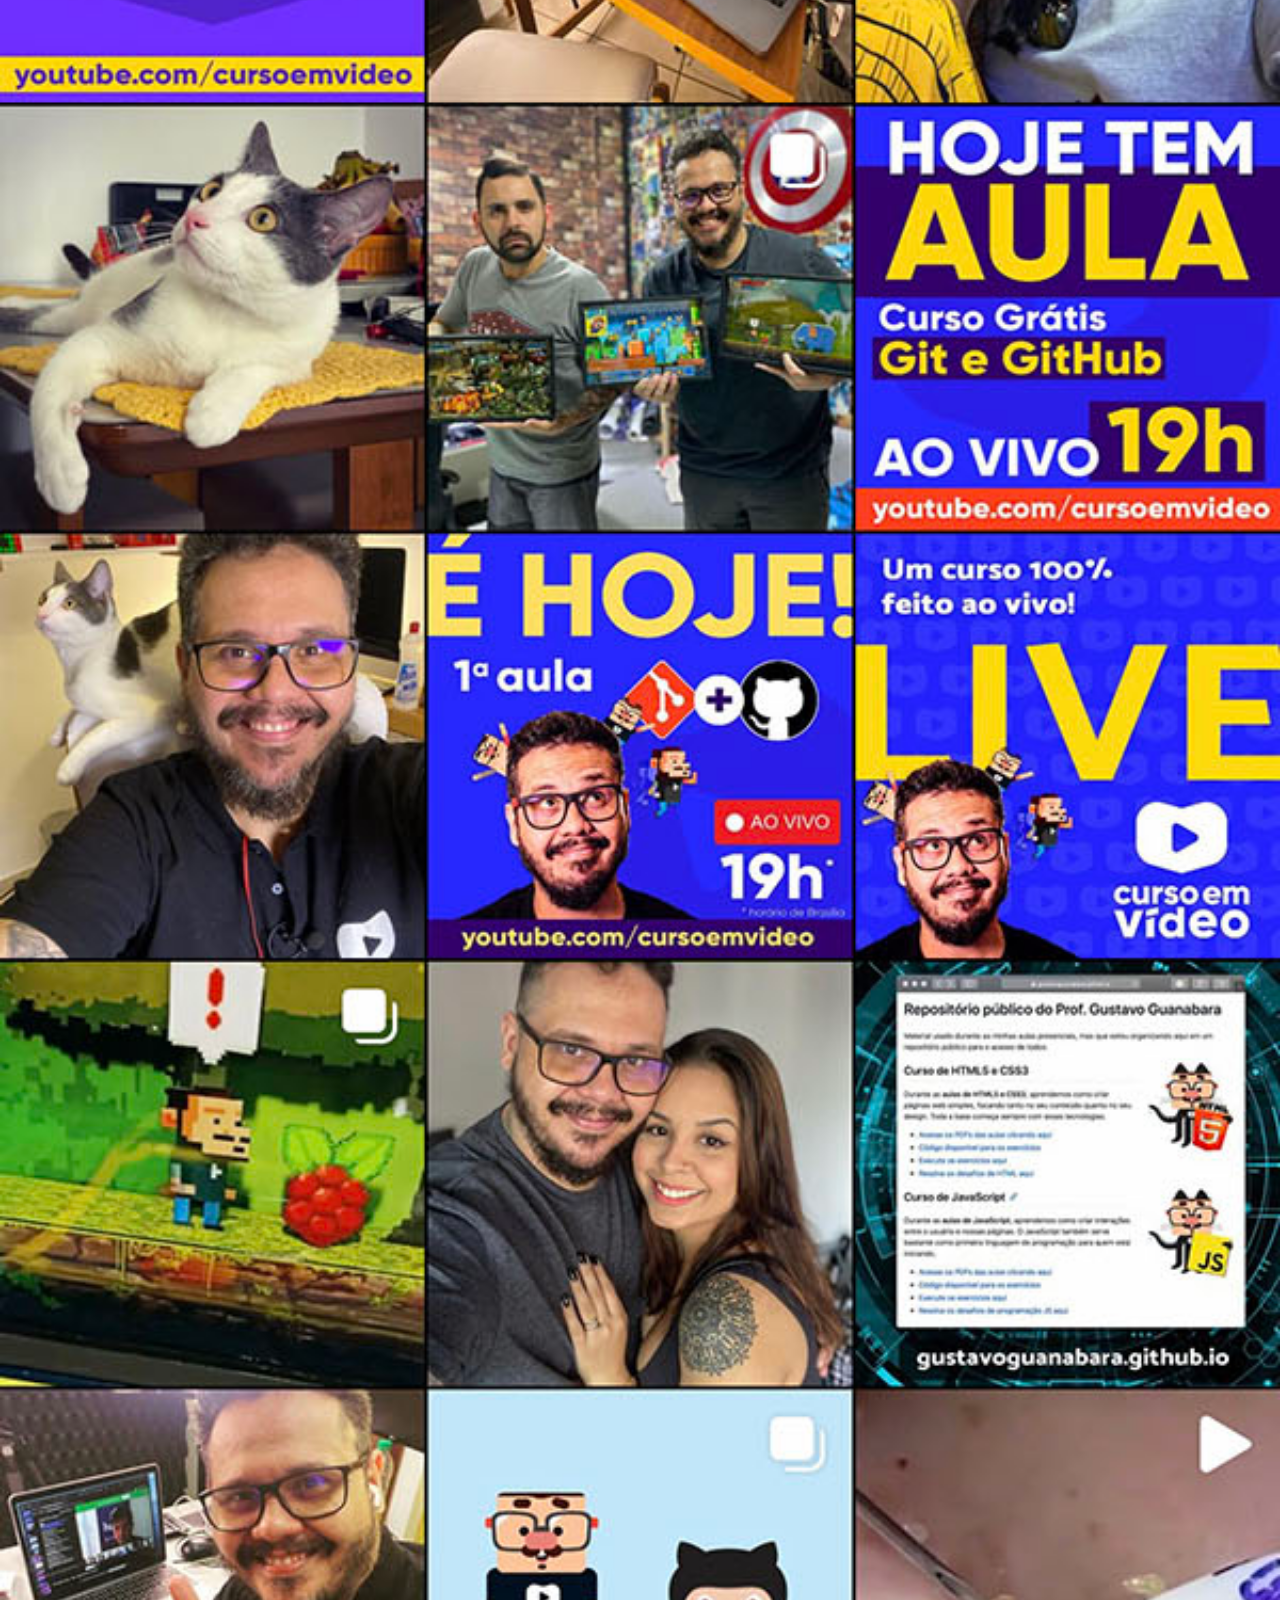
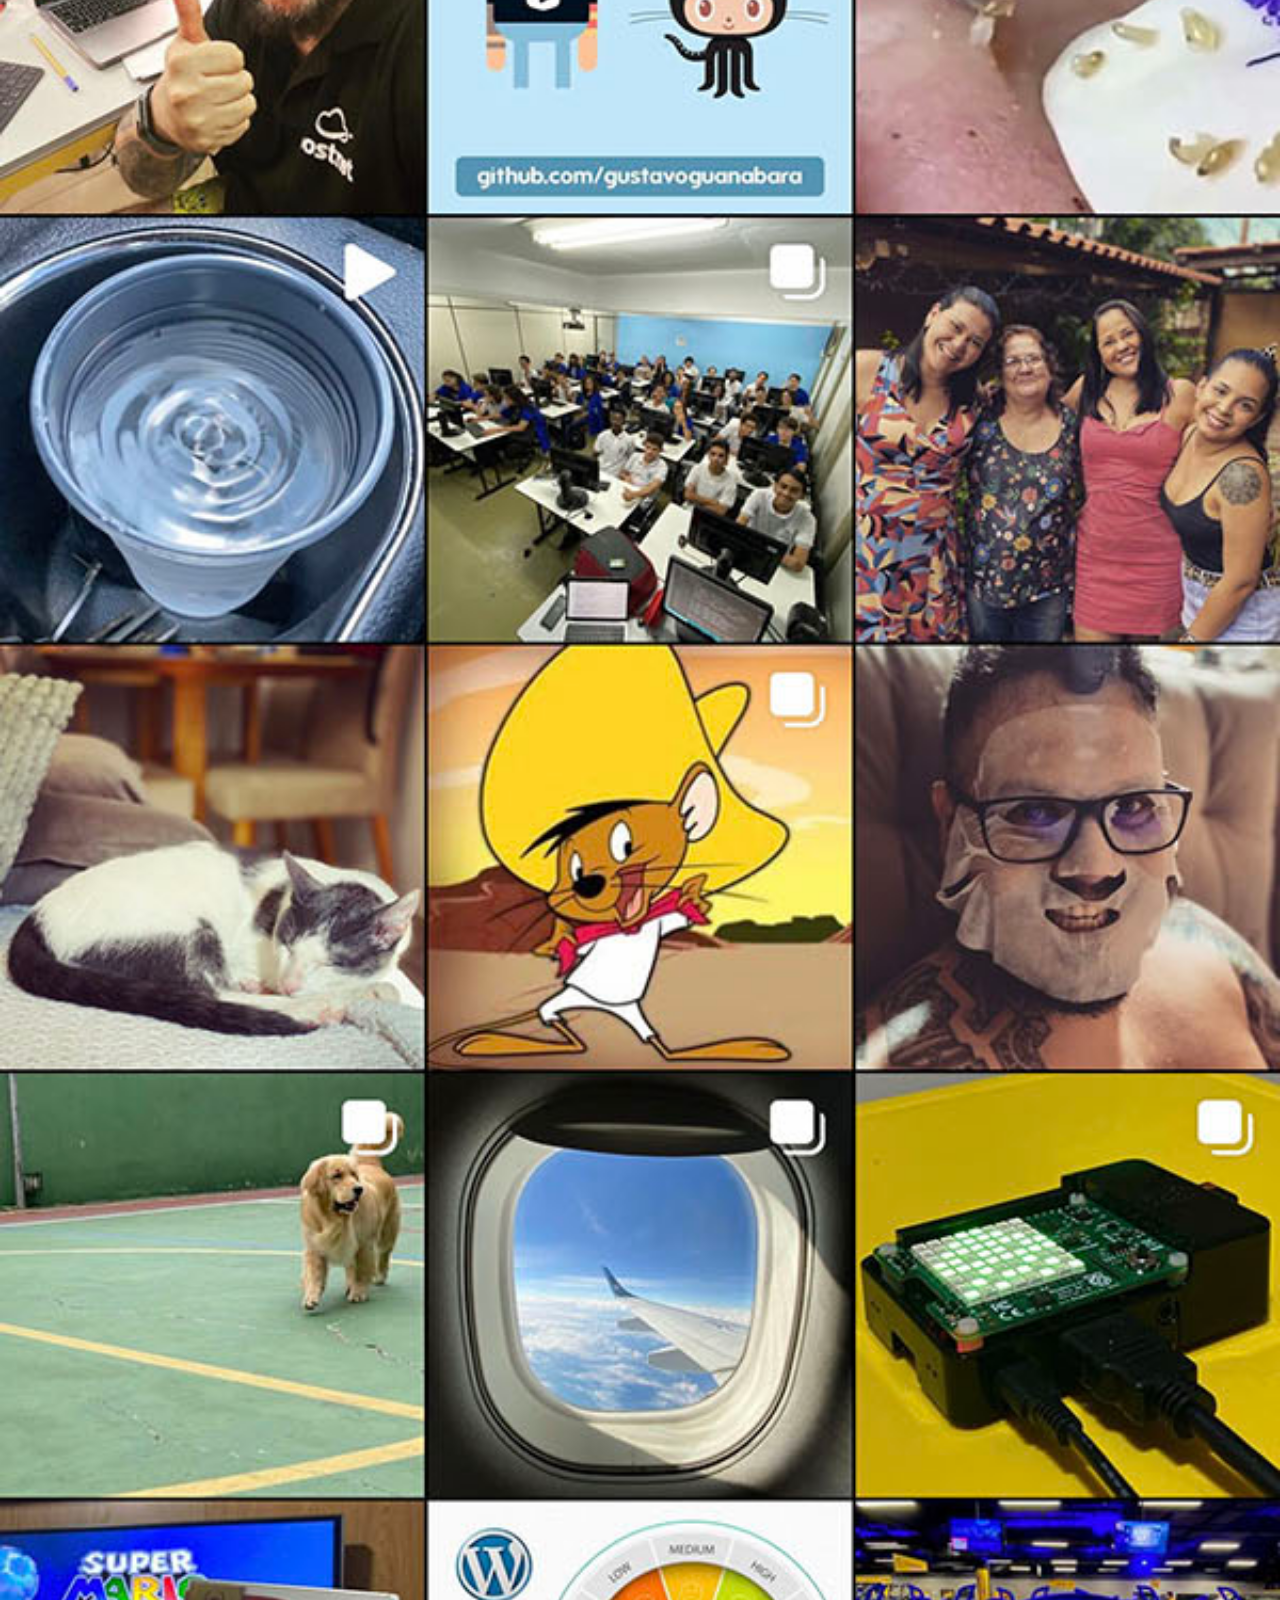
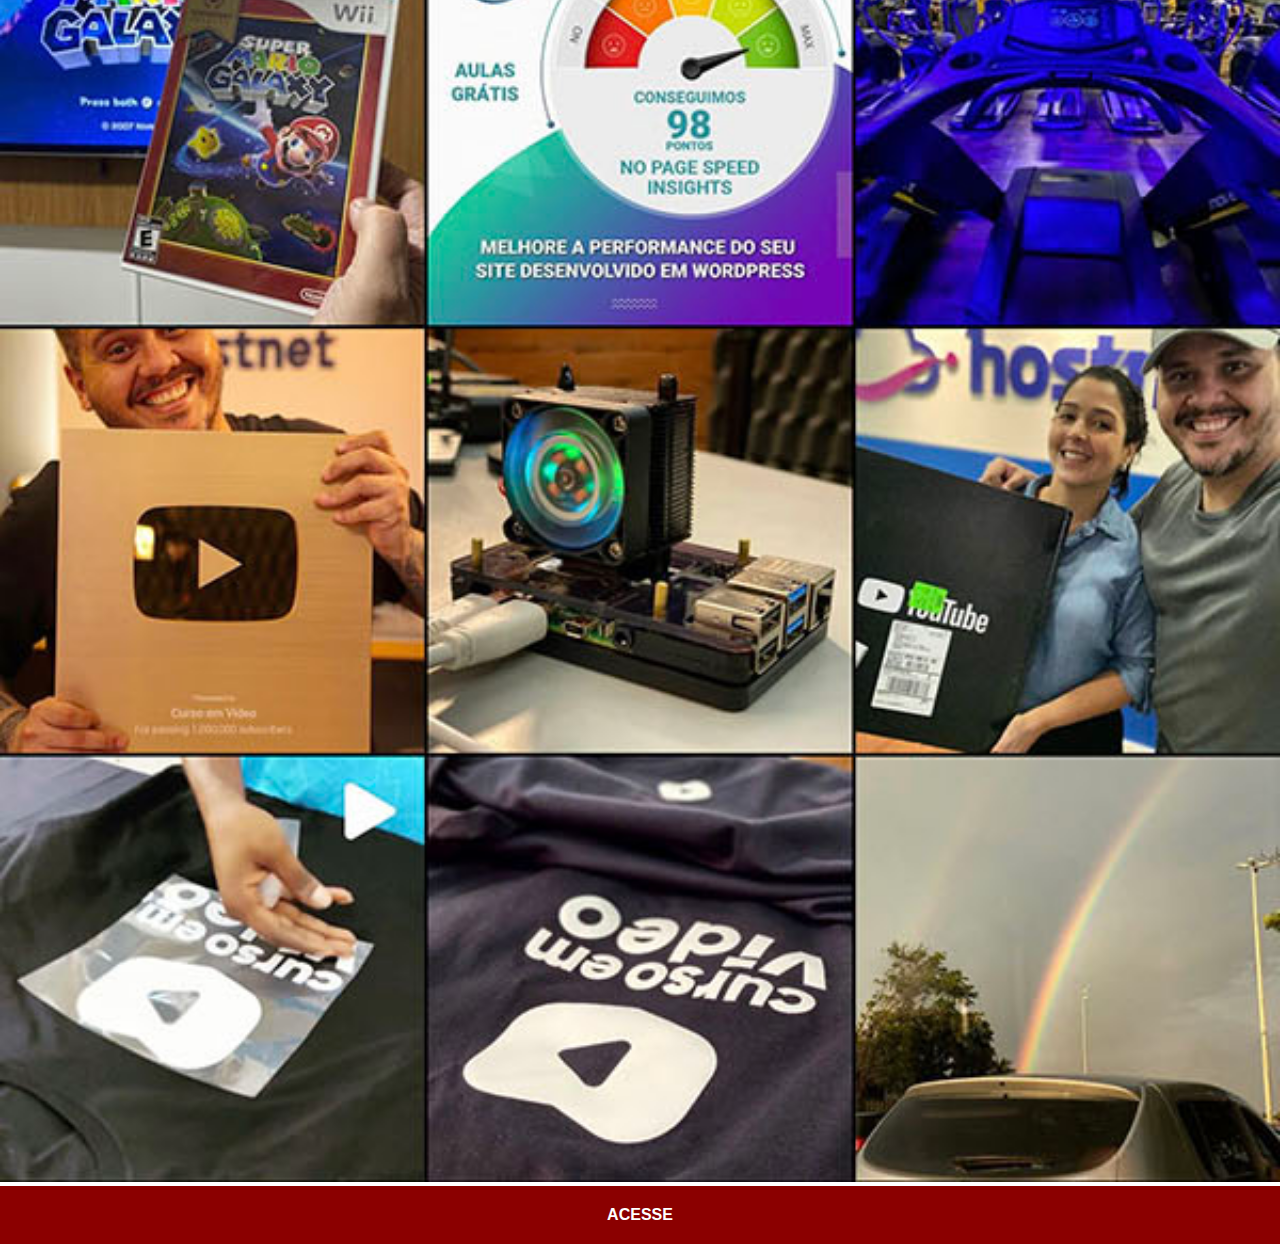
<file: html/tela-instagram.html>
<!DOCTYPE html>
<html lang="pt-br">
<head>
    <meta charset="UTF-8">
    <meta name="viewport" content="width=device-width, initial-scale=1.0">
    <title>Instagram</title>
    <link rel="stylesheet" href="../css/style-telas.css">
</head>
<body>
    <img src="../pacote-d013/imagens/tela-instagram.jpg" alt="Instagram">
    <a href="https://www.instagram.com/gustavoguanabara/" target="_blank">ACESSE</a>
</body>
</html>
</file>
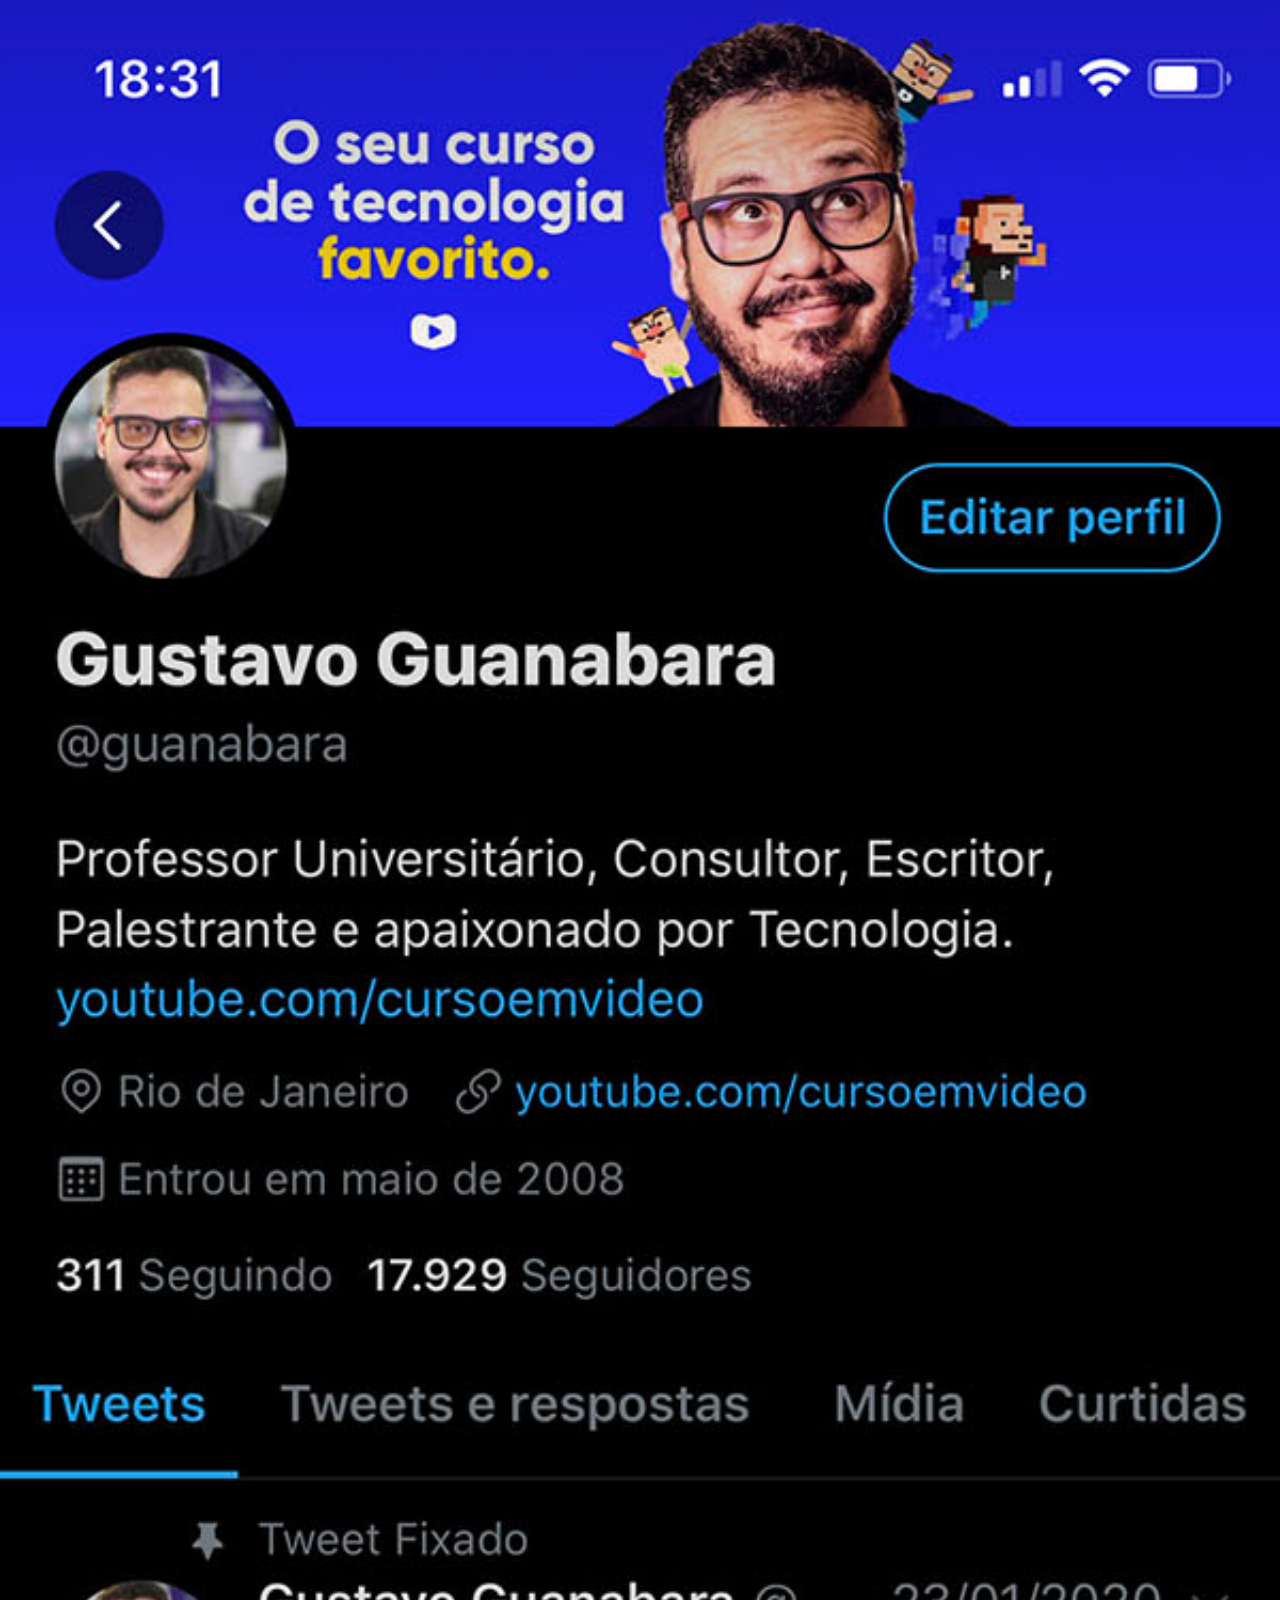
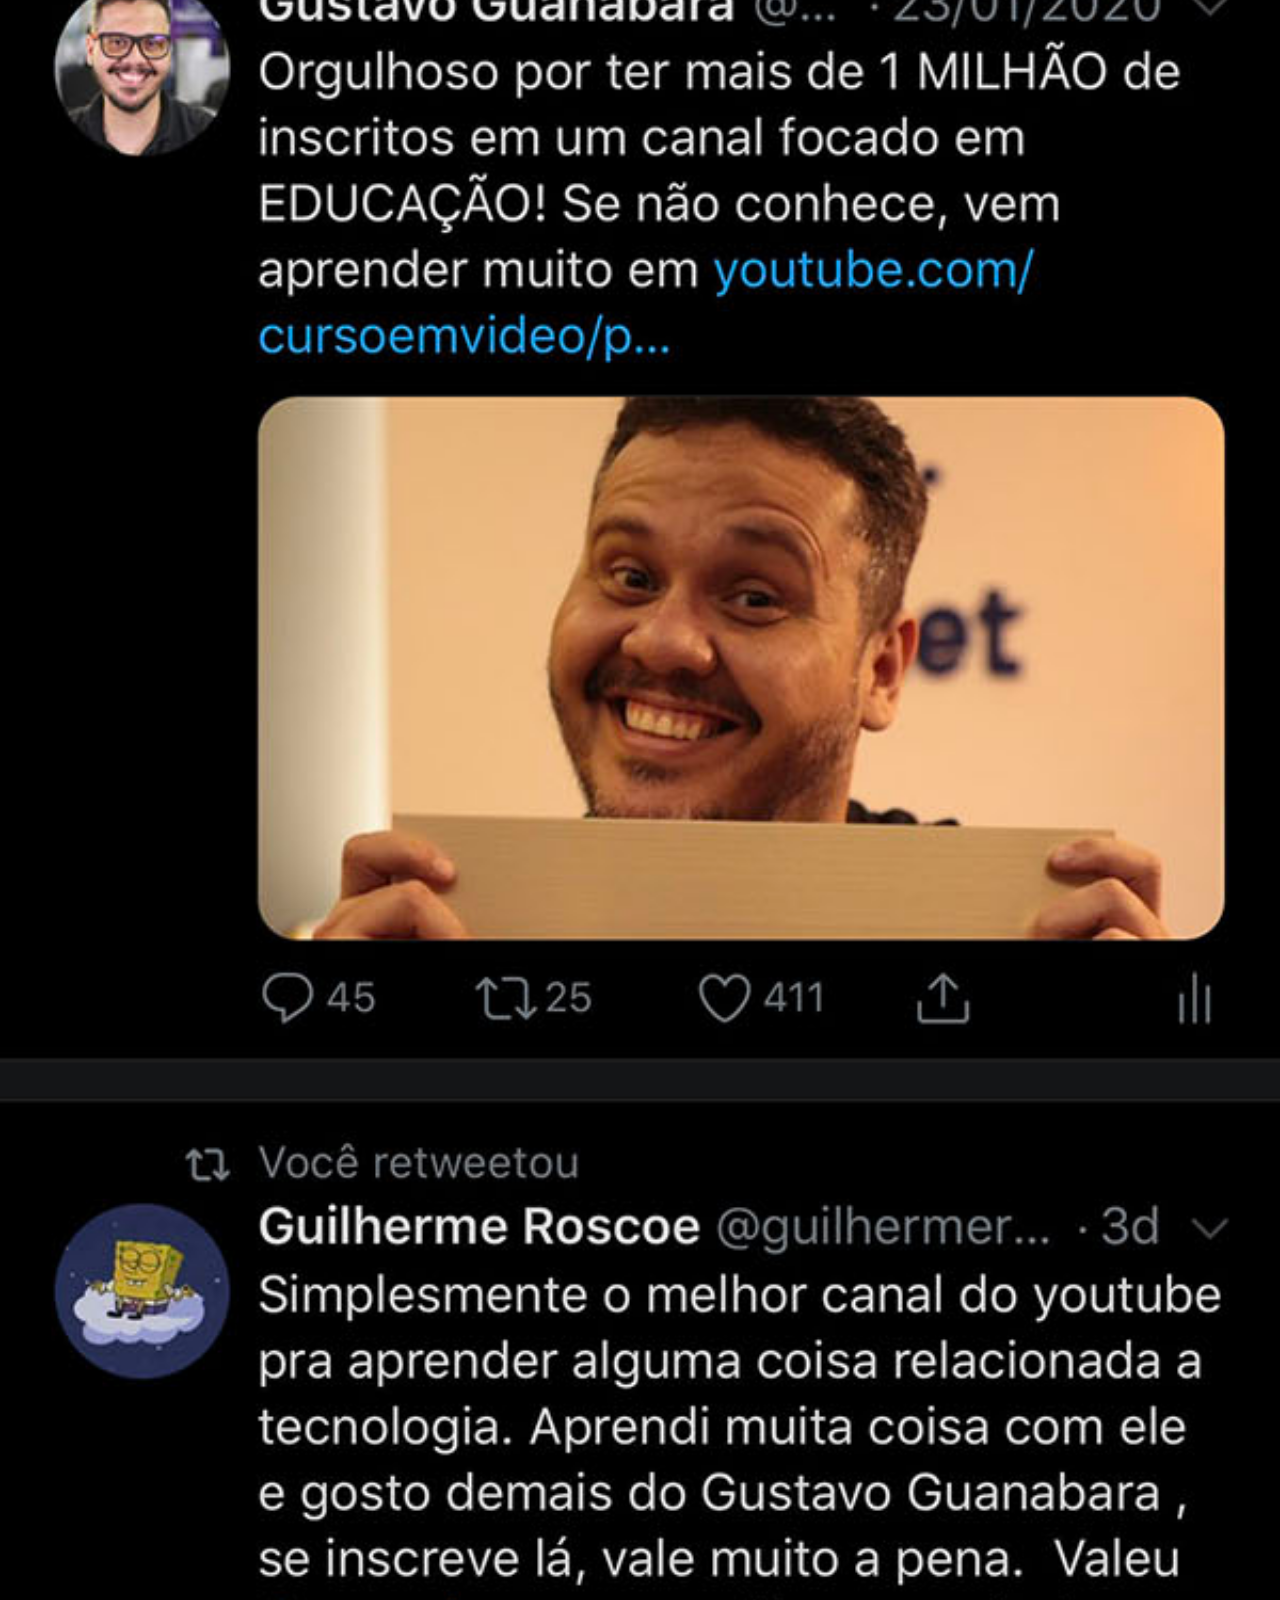
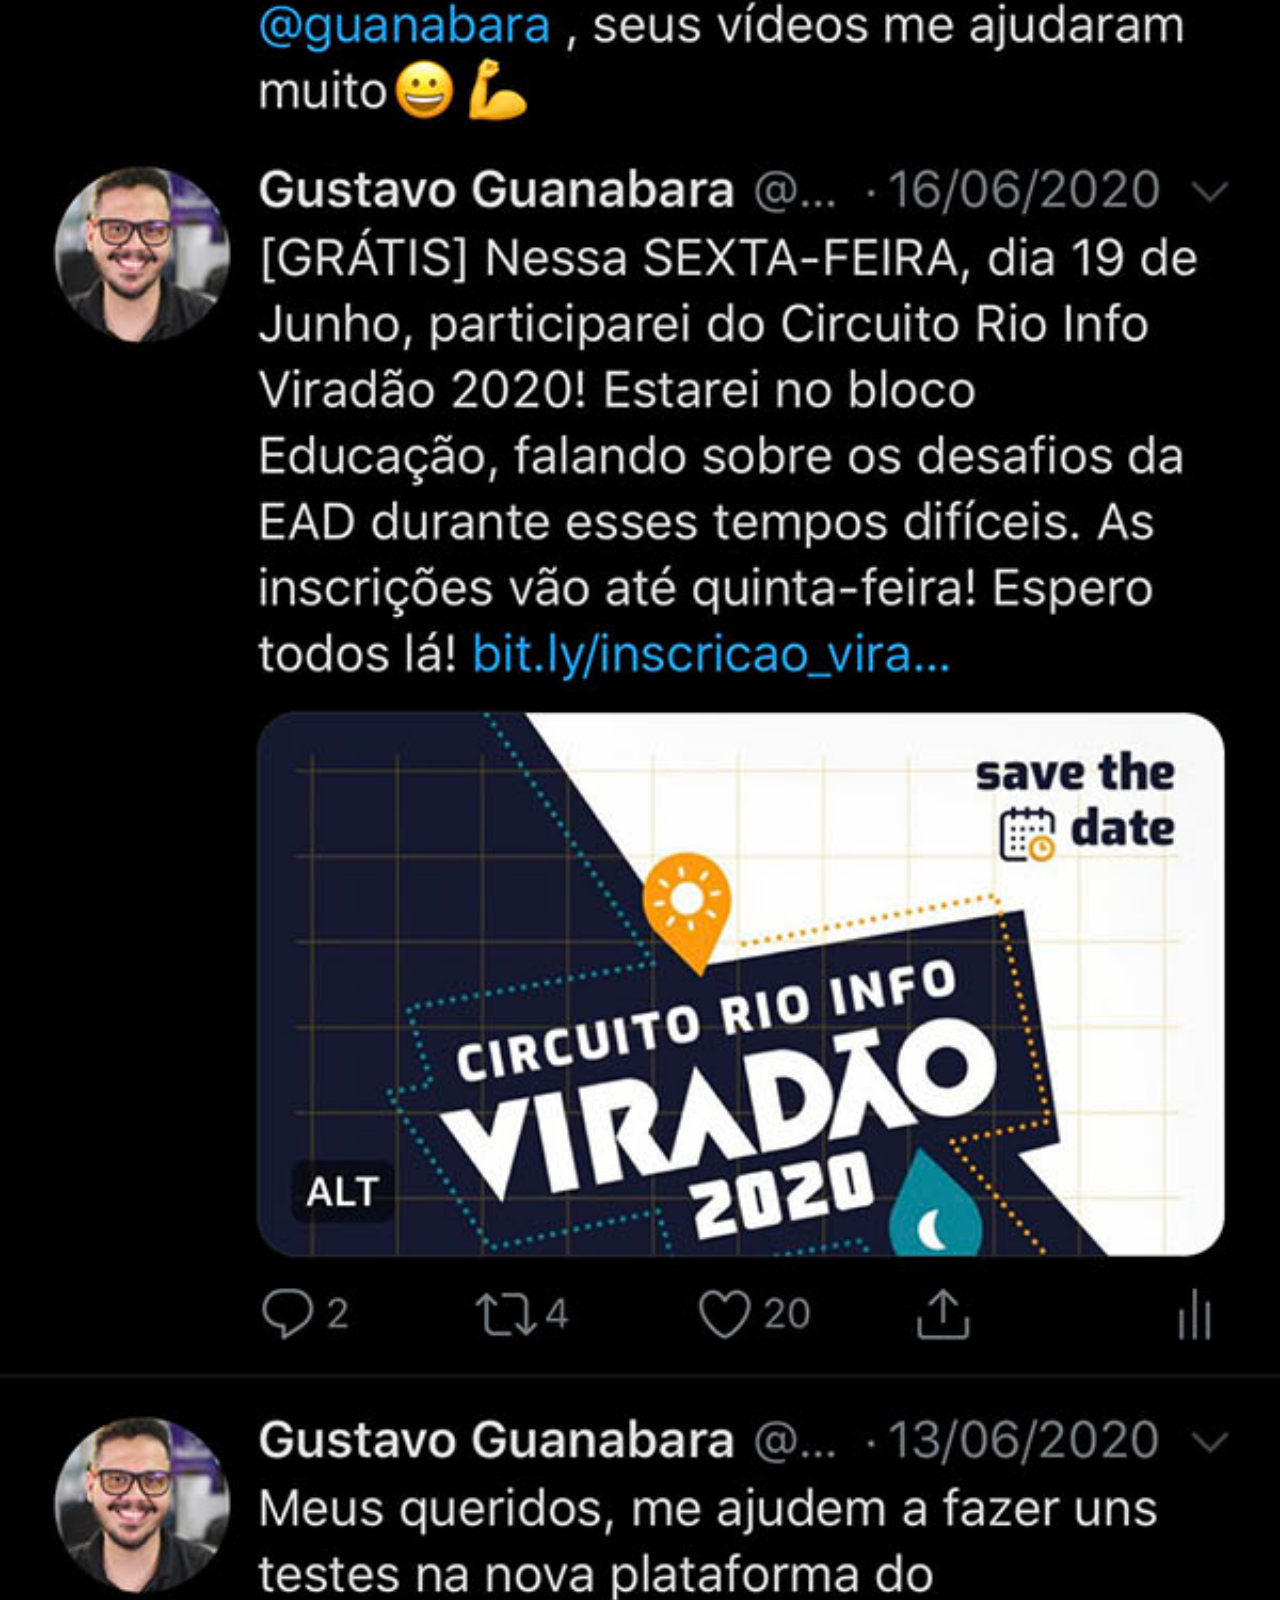
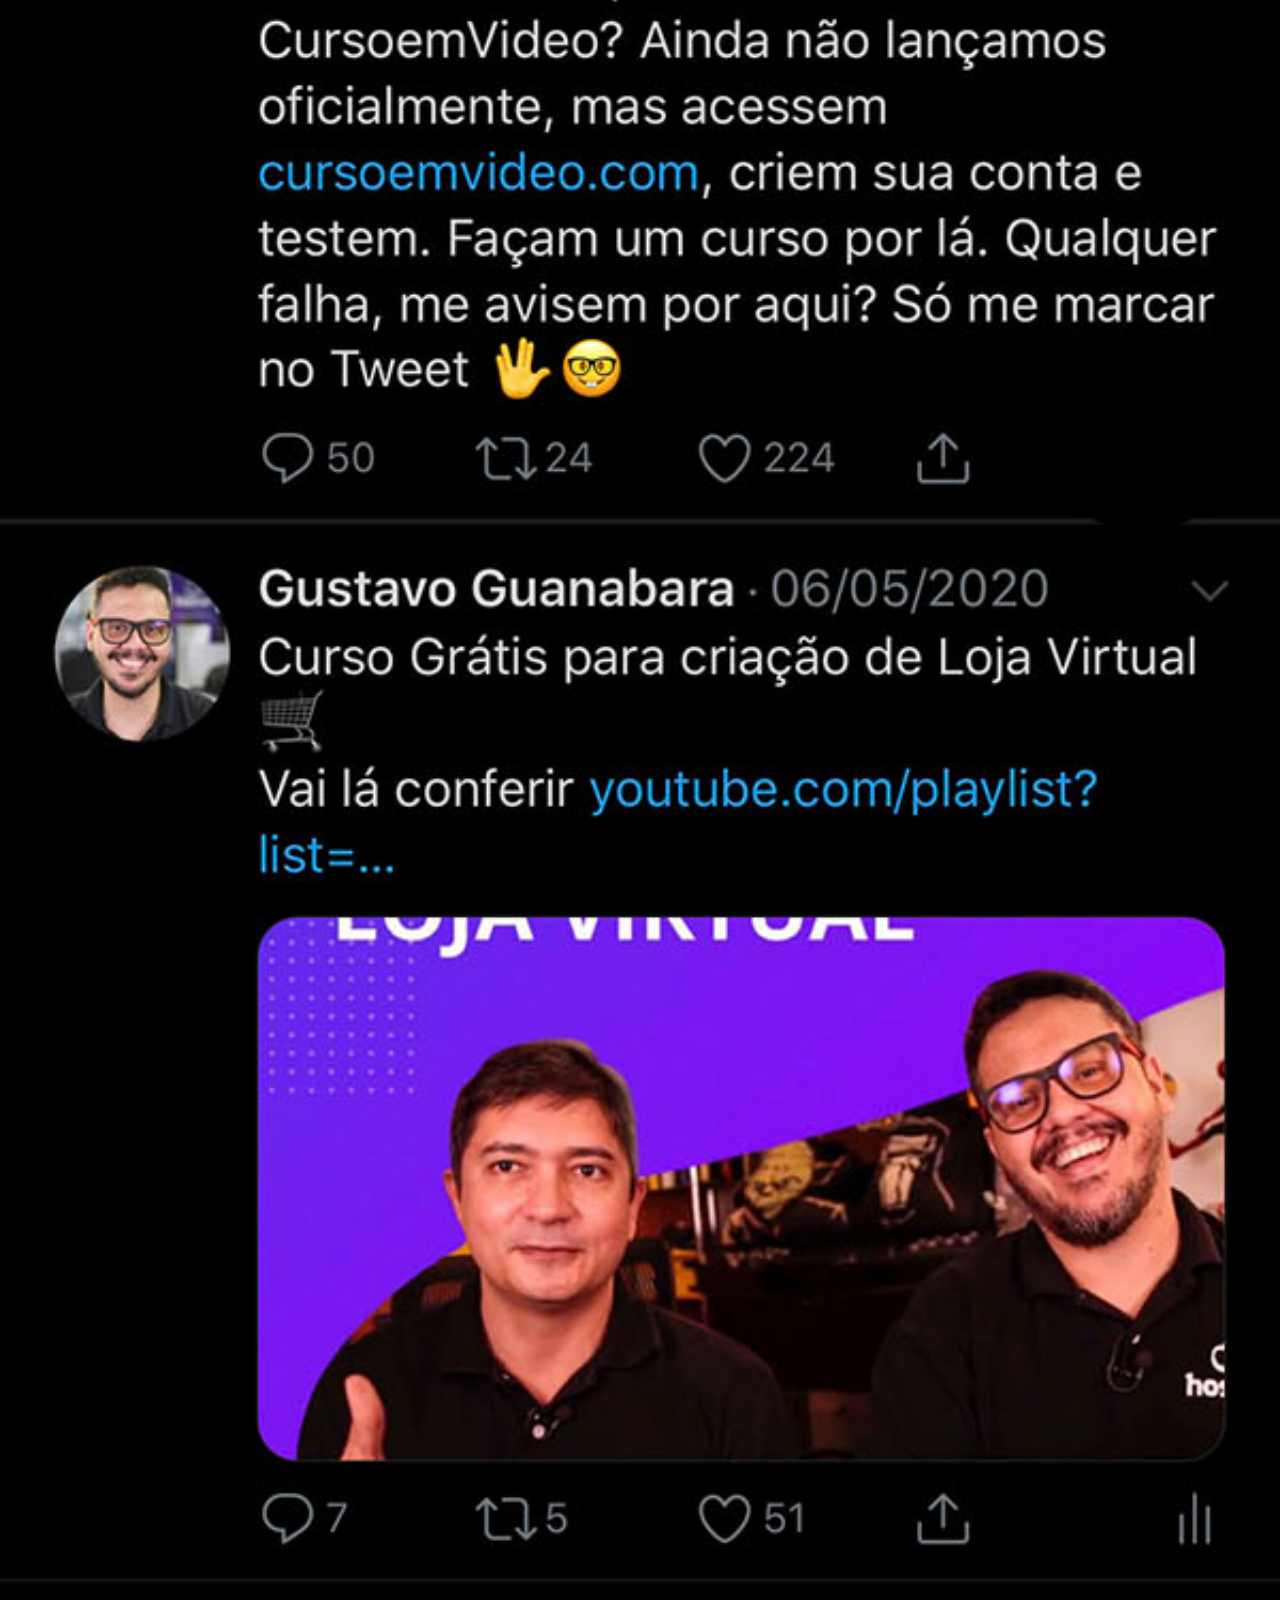
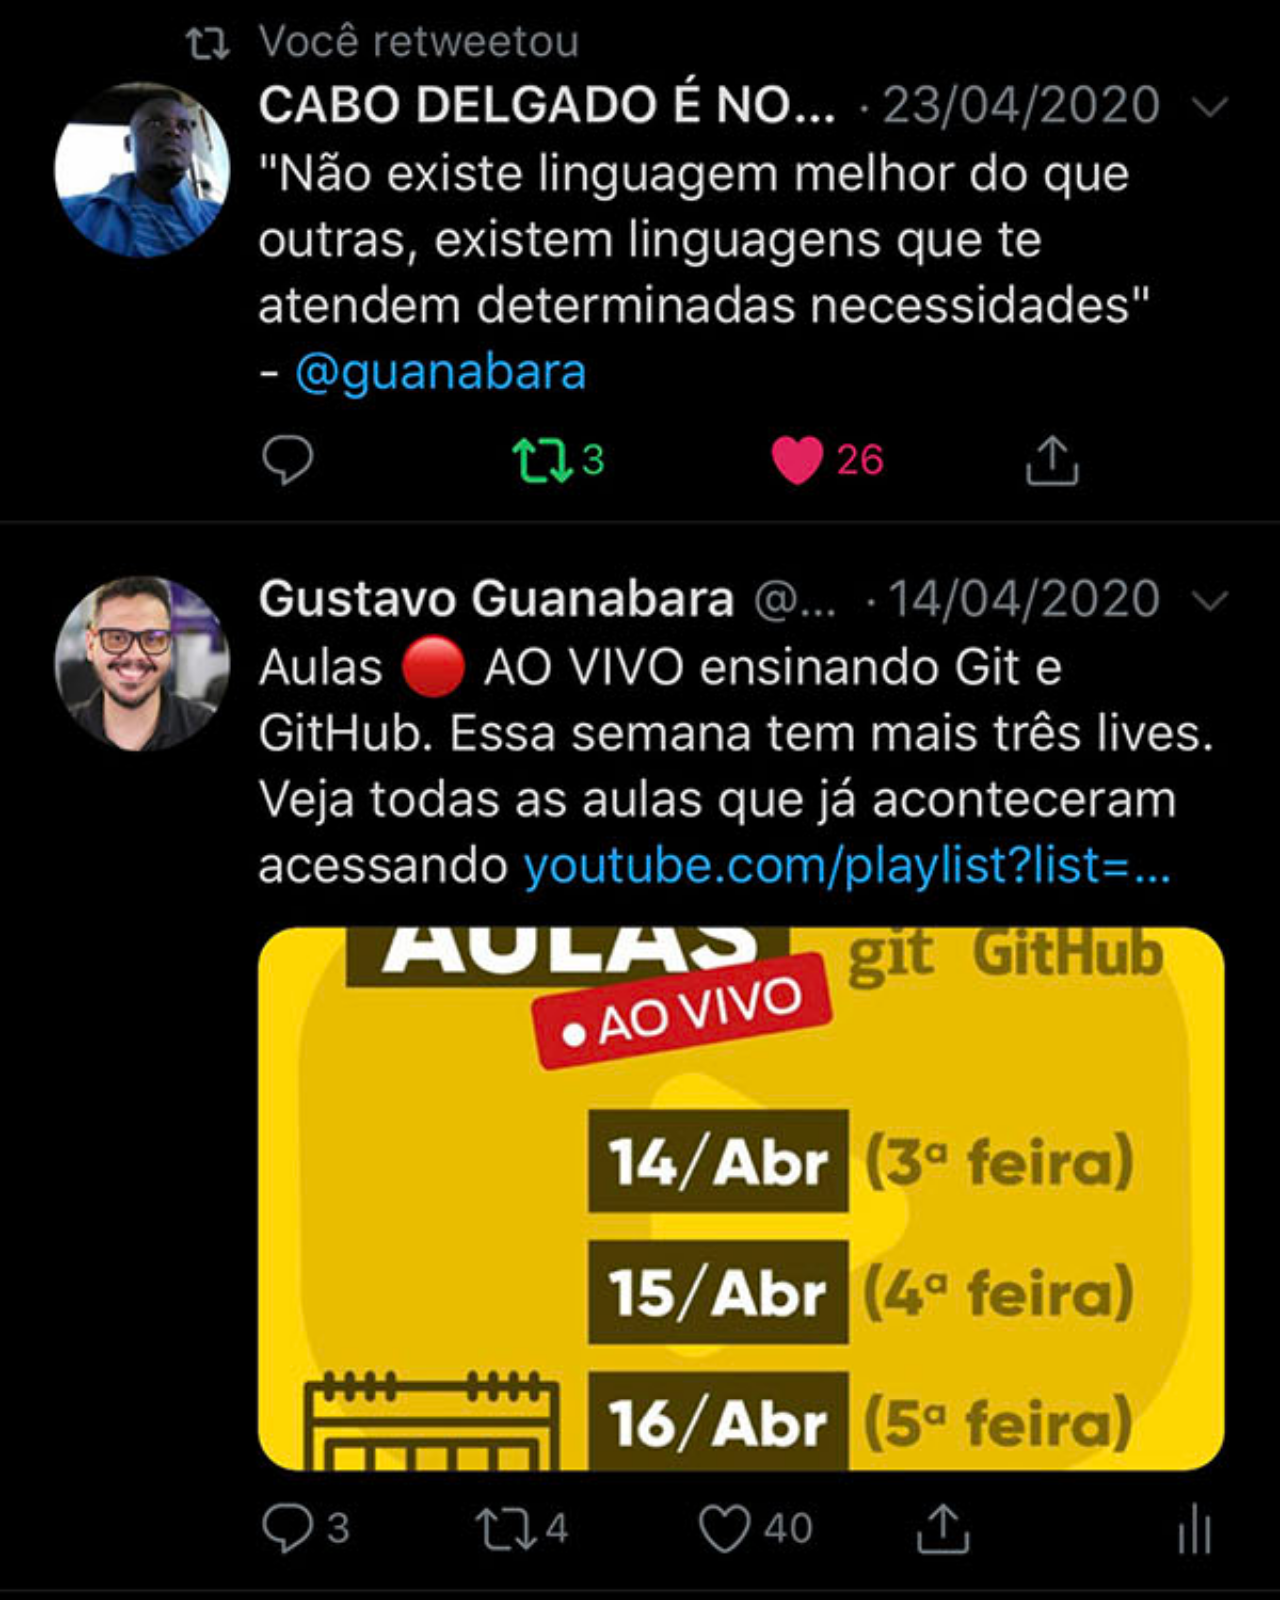
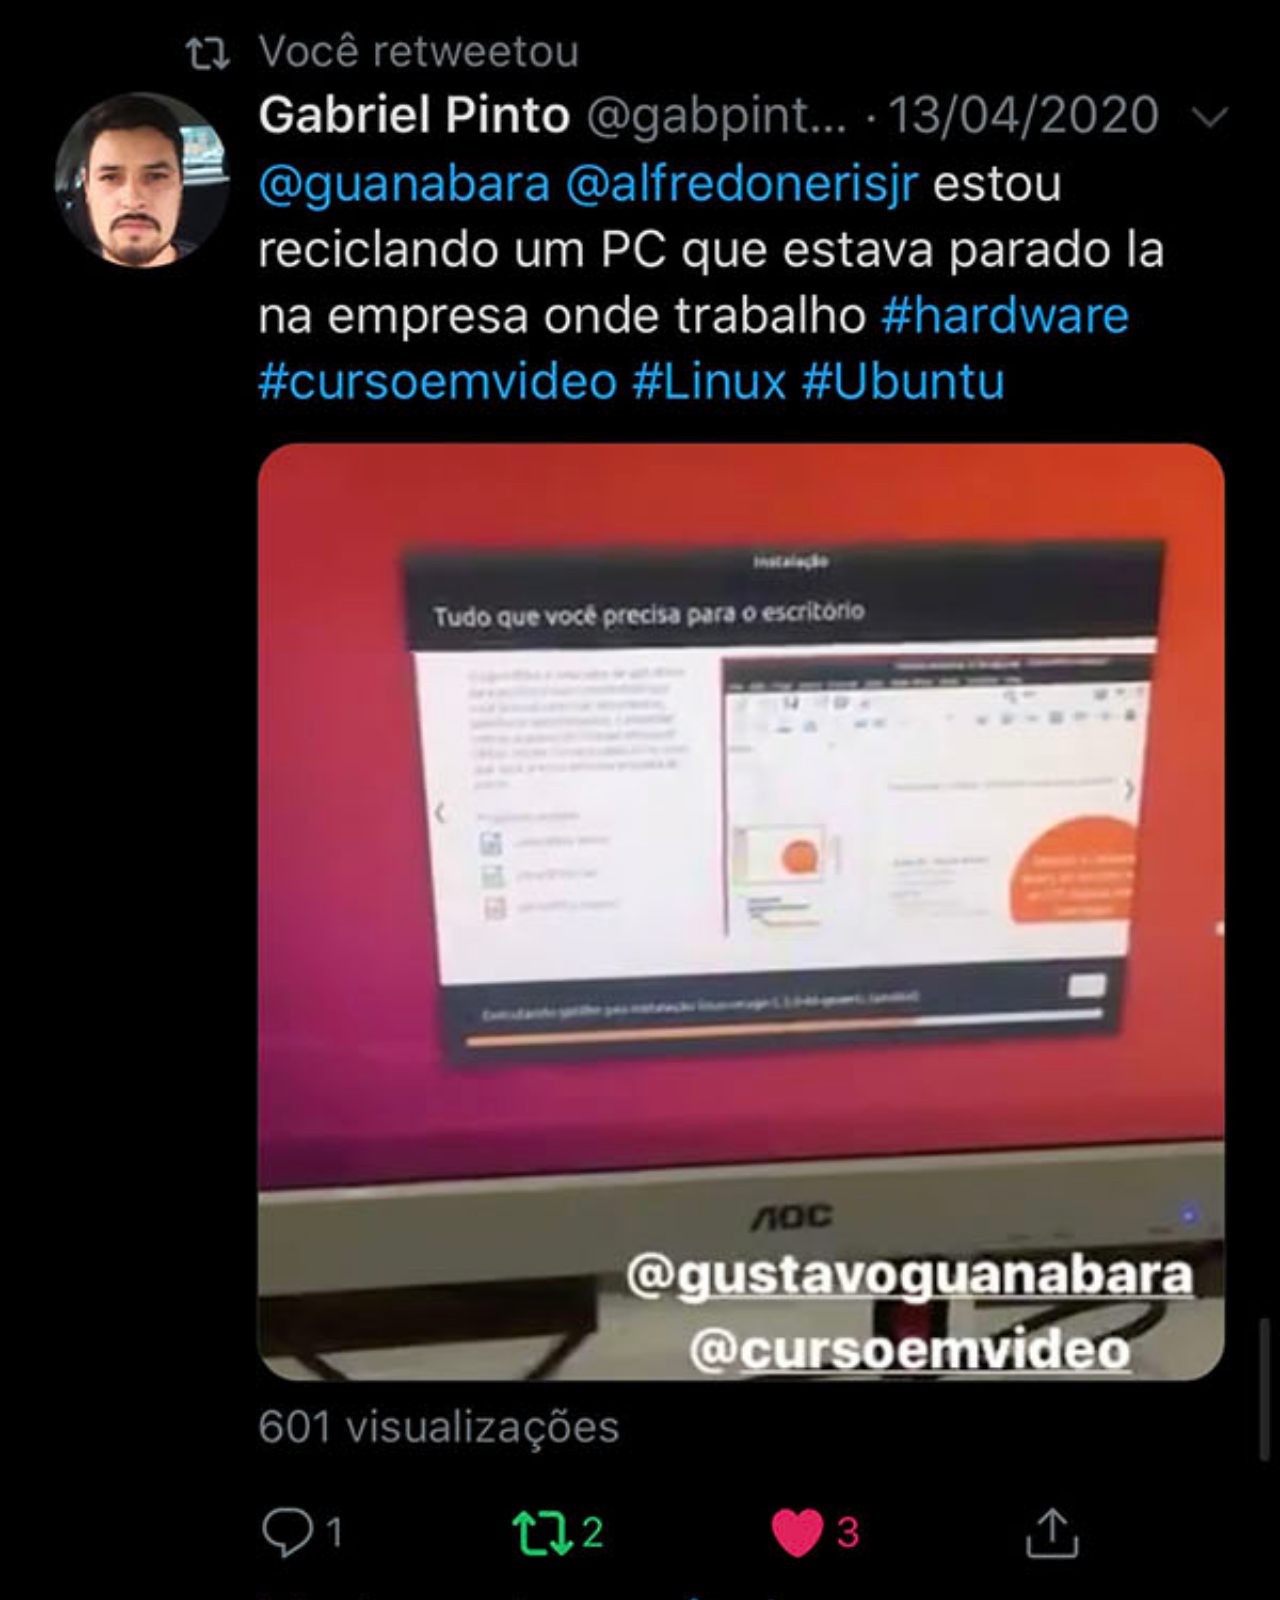
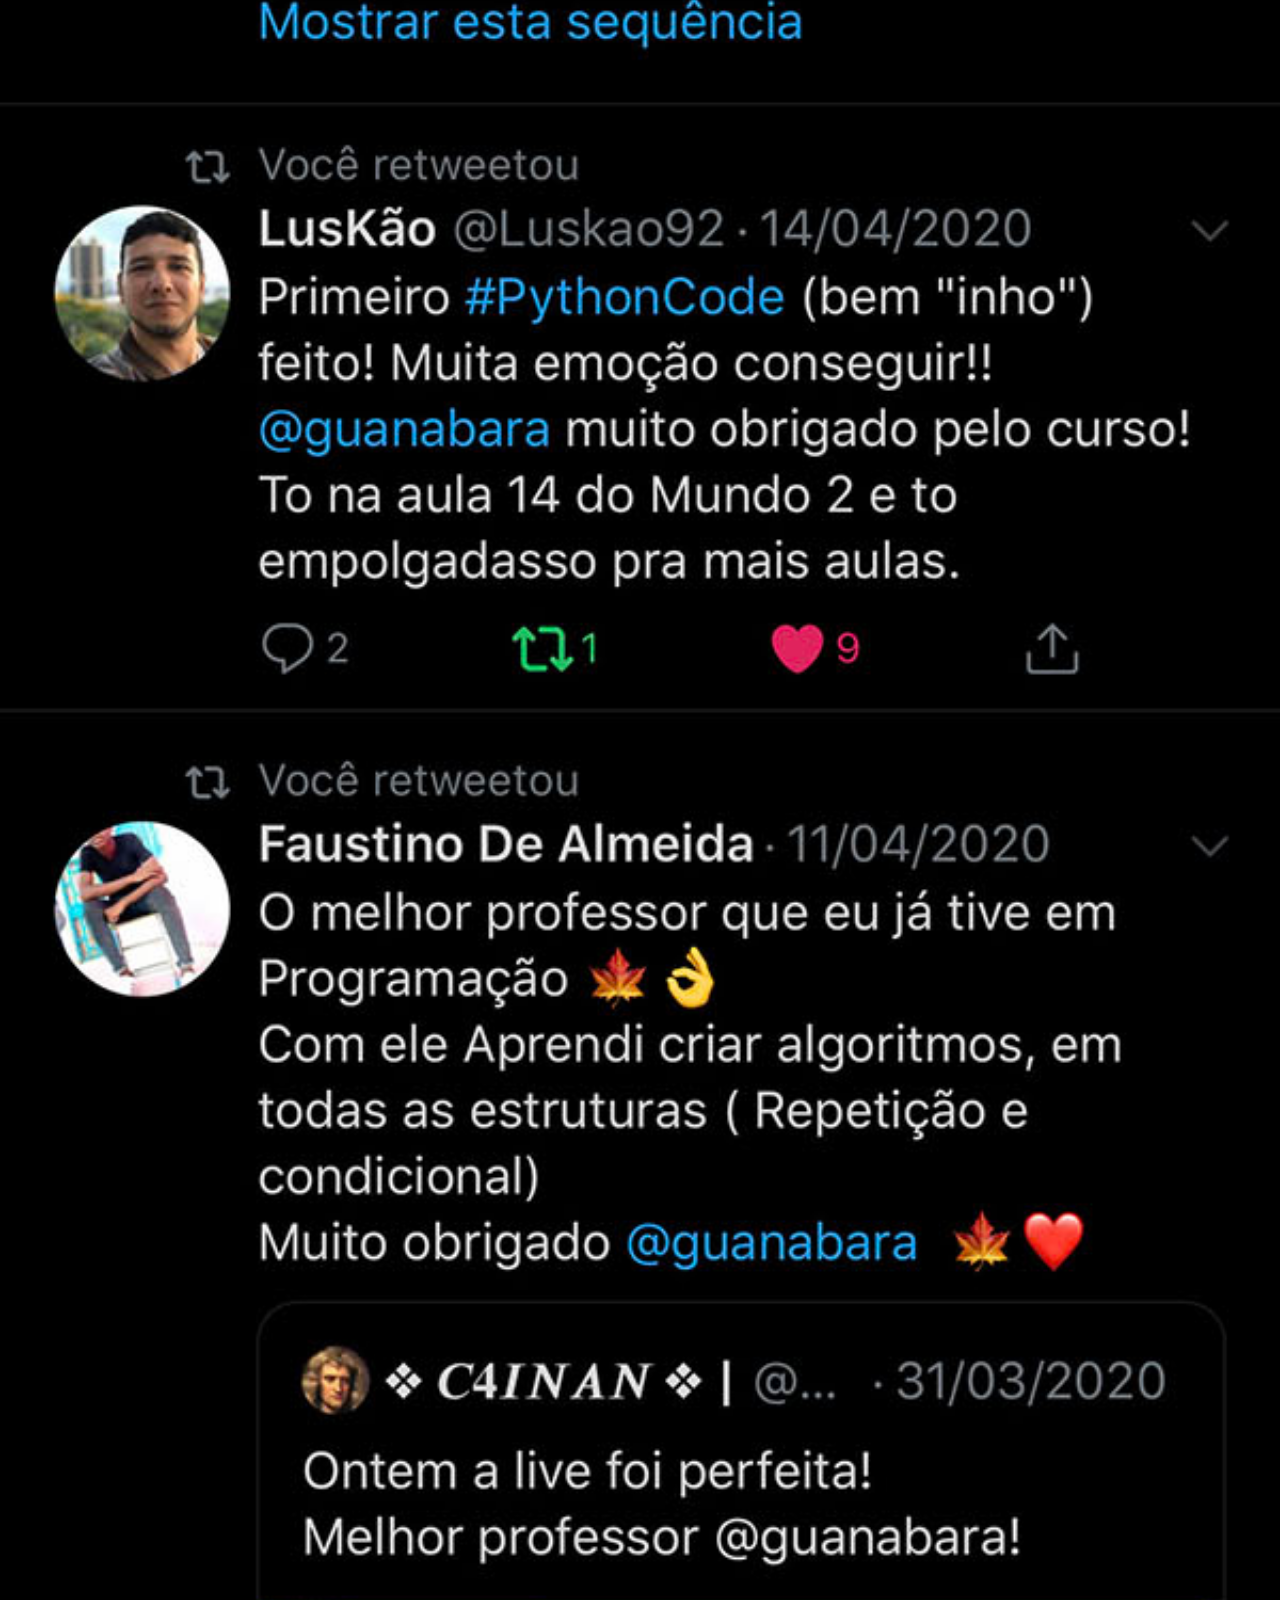
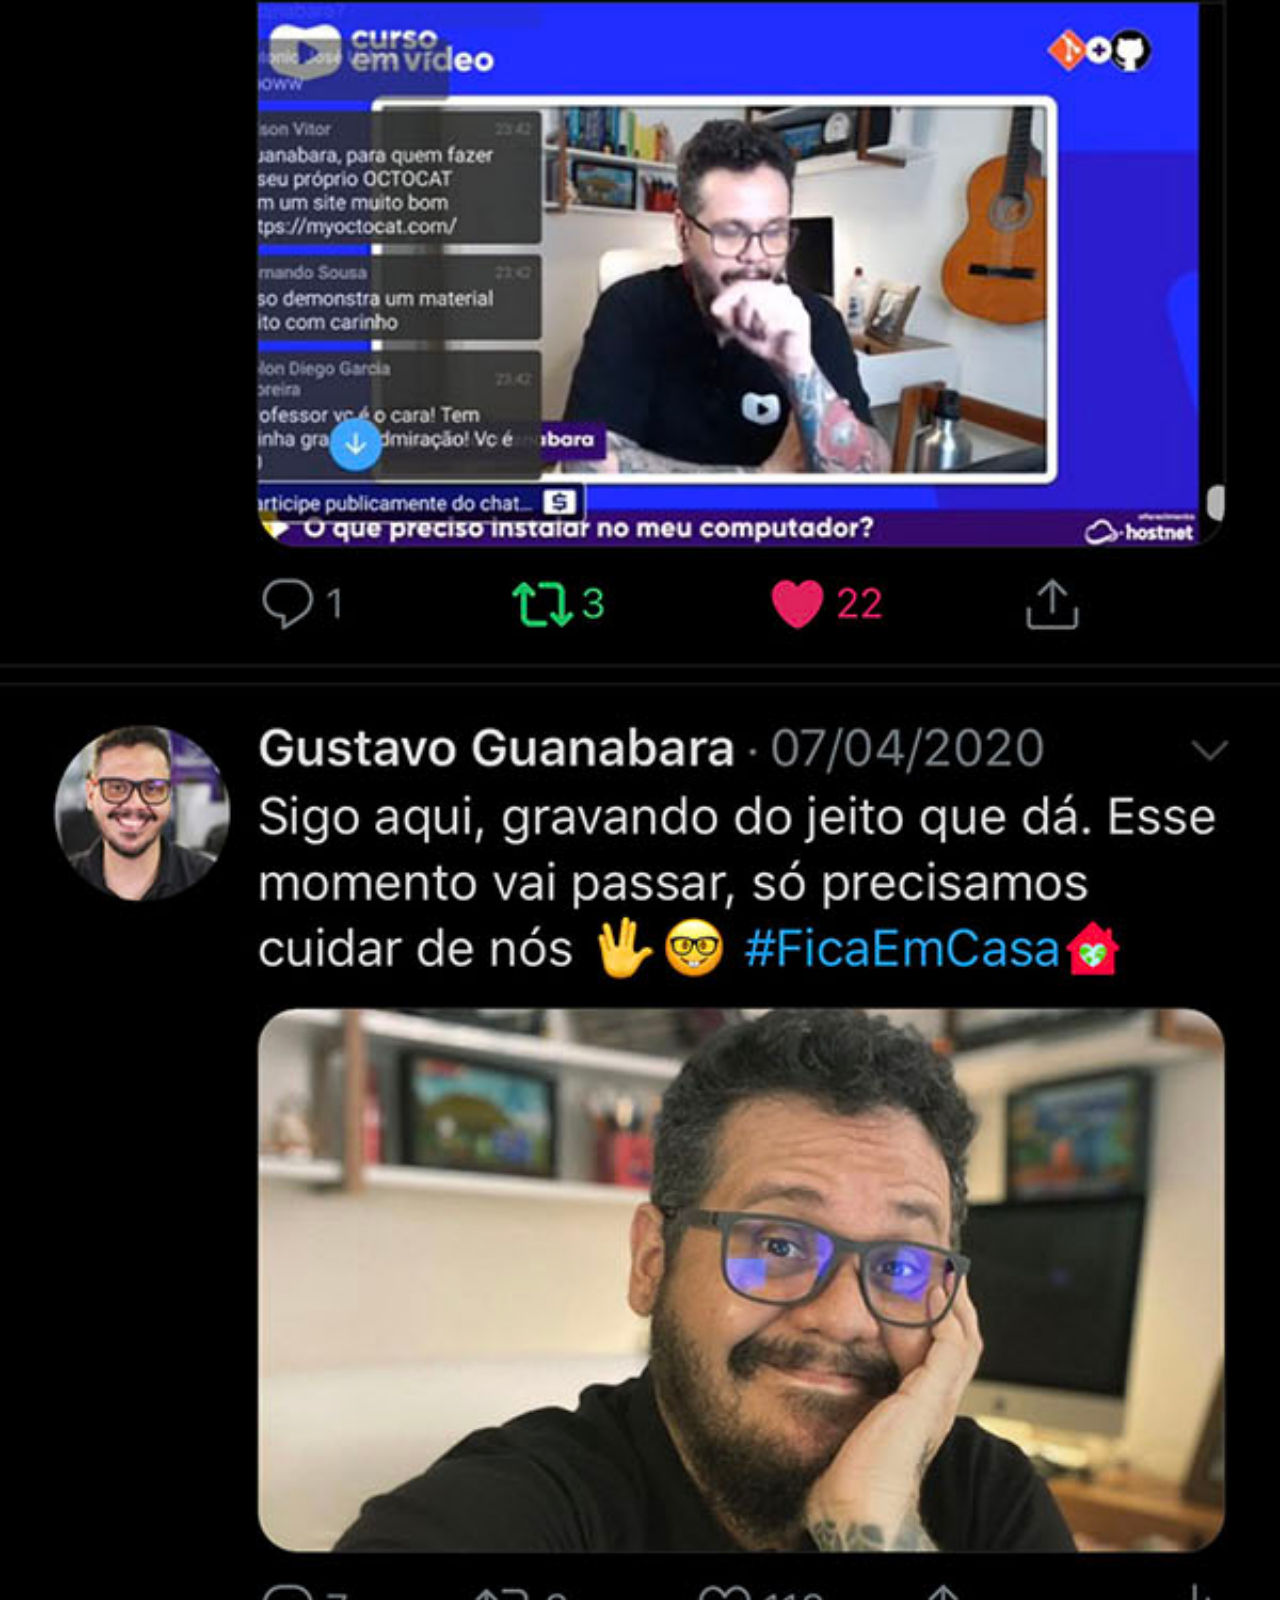
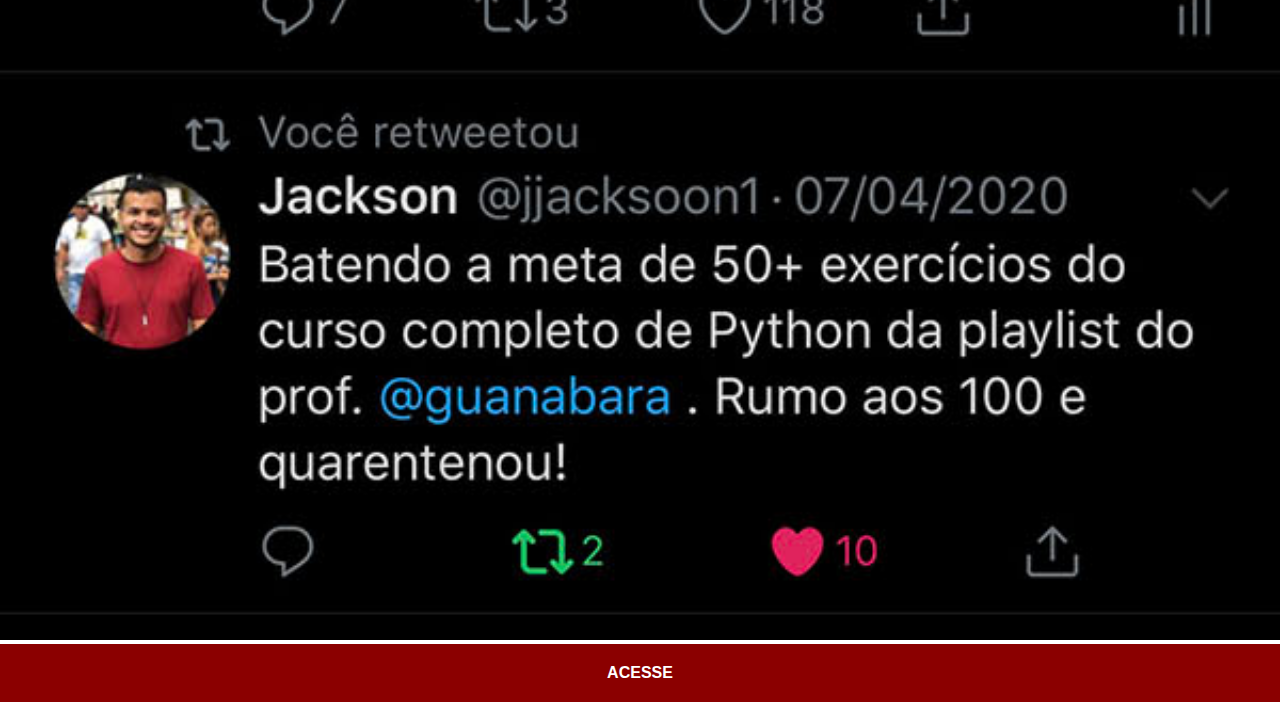
<file: html/tela-twitter.html>
<!DOCTYPE html>
<html lang="pt-br">
<head>
    <meta charset="UTF-8">
    <meta name="viewport" content="width=device-width, initial-scale=1.0">
    <title>Twitter</title>
    <link rel="stylesheet" href="../css/style-telas.css">
</head>
<body>
    <img src="../pacote-d013/imagens/tela-twitter.jpg" alt="Twitter">
    <a href="https://www.x.com/guanabara" target="_blank">ACESSE</a>
</body>
</html>
</file>
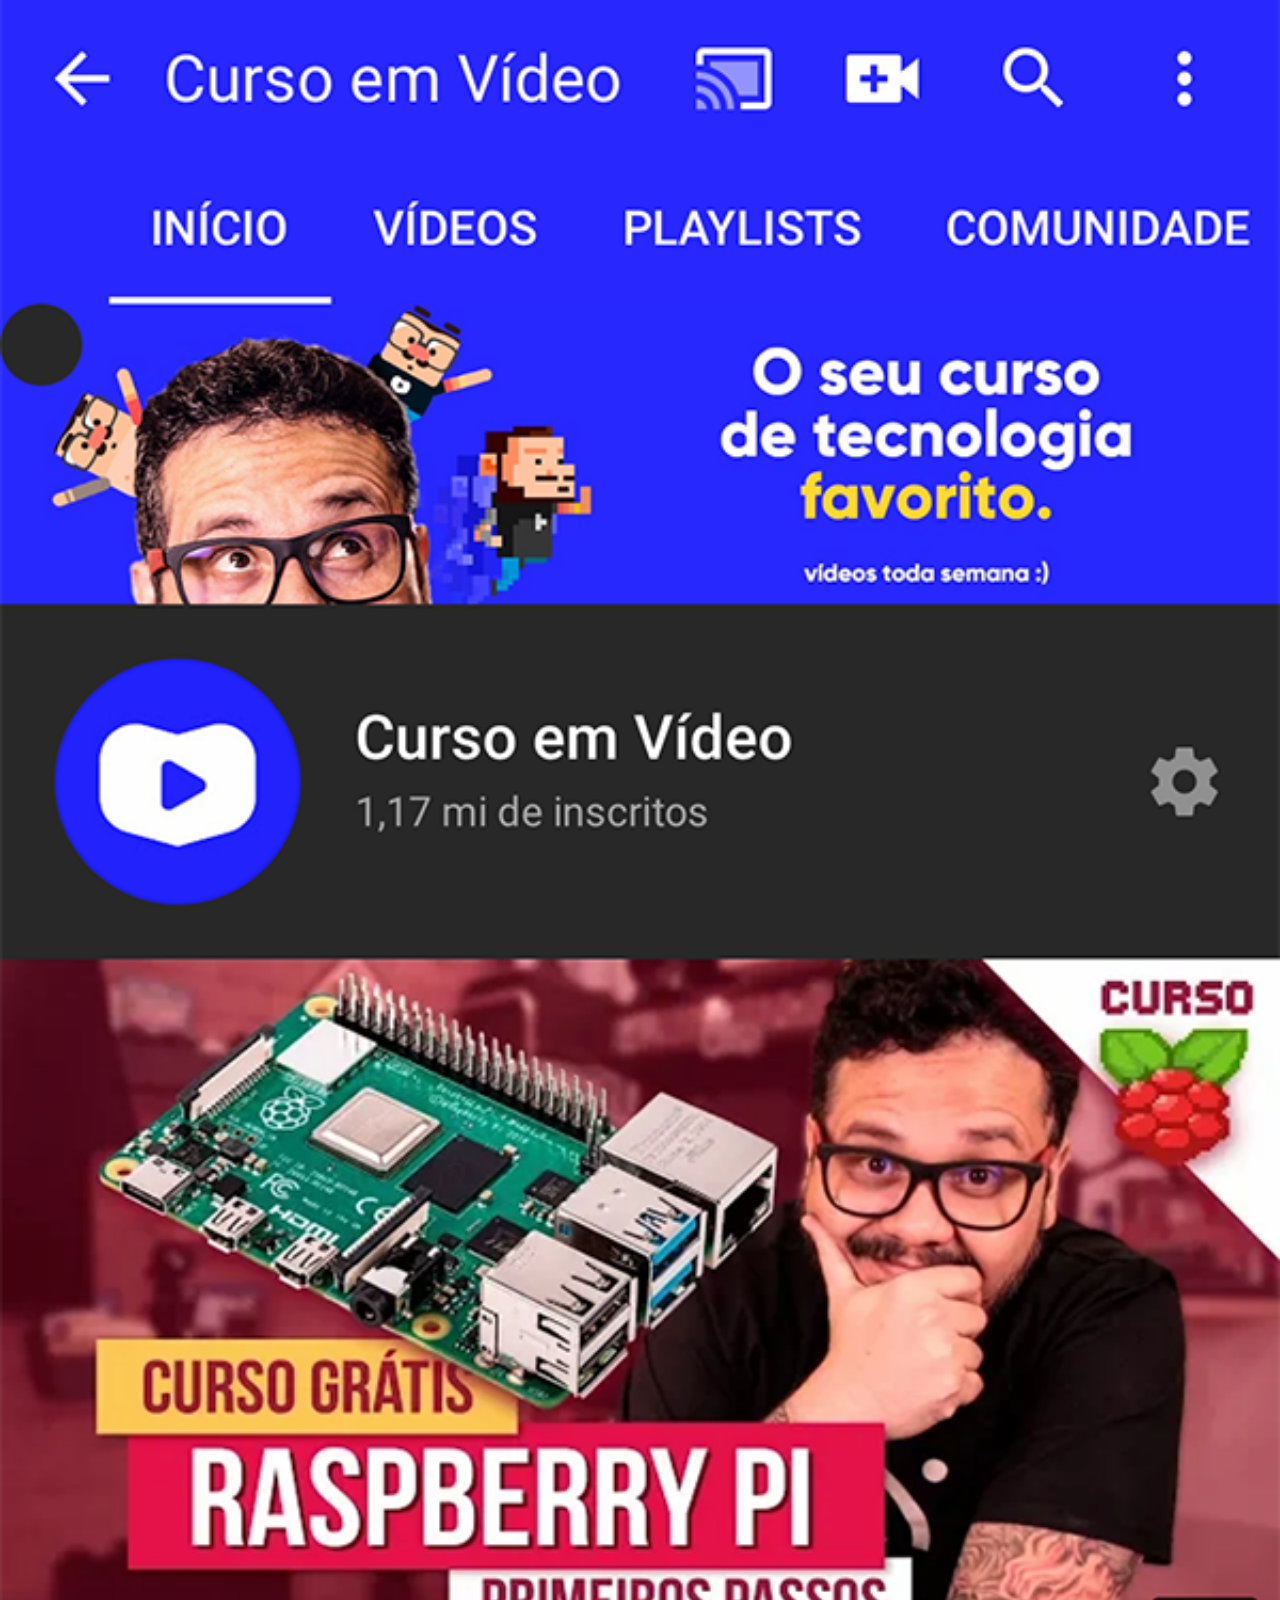
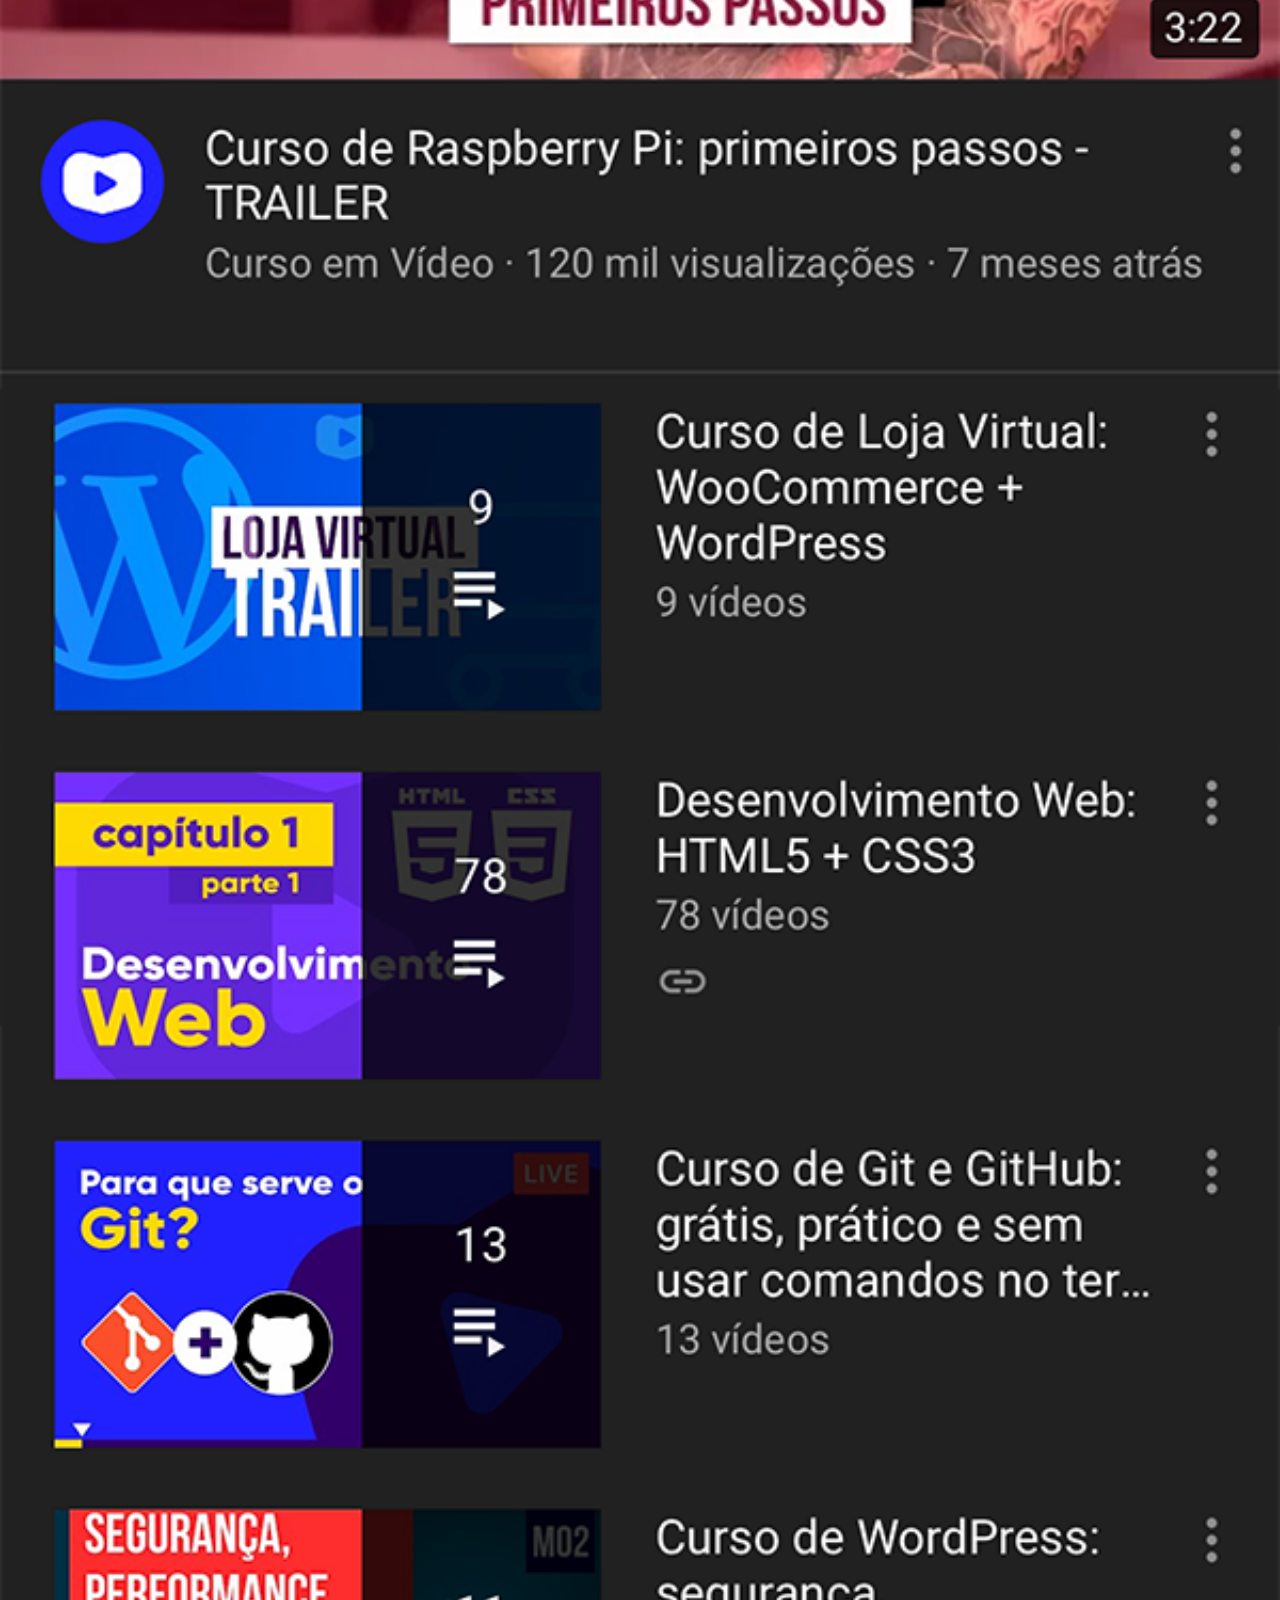
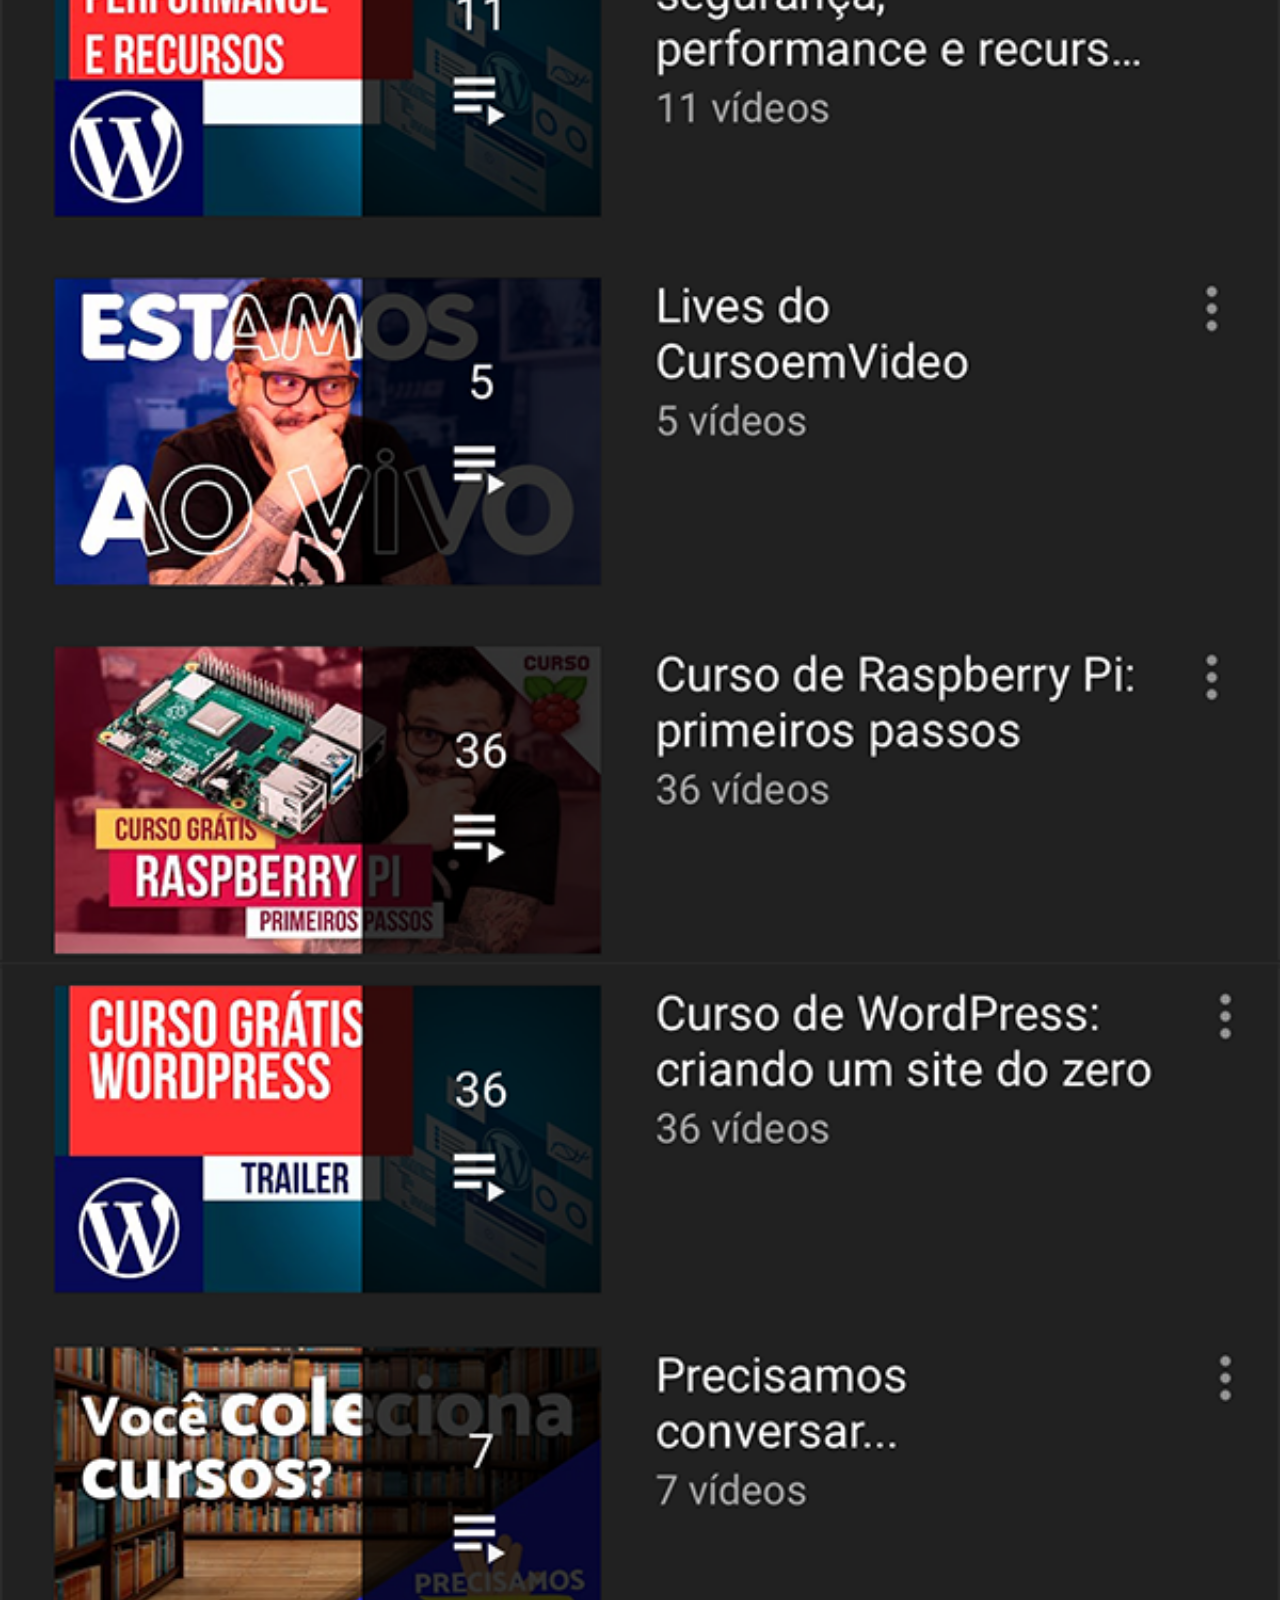
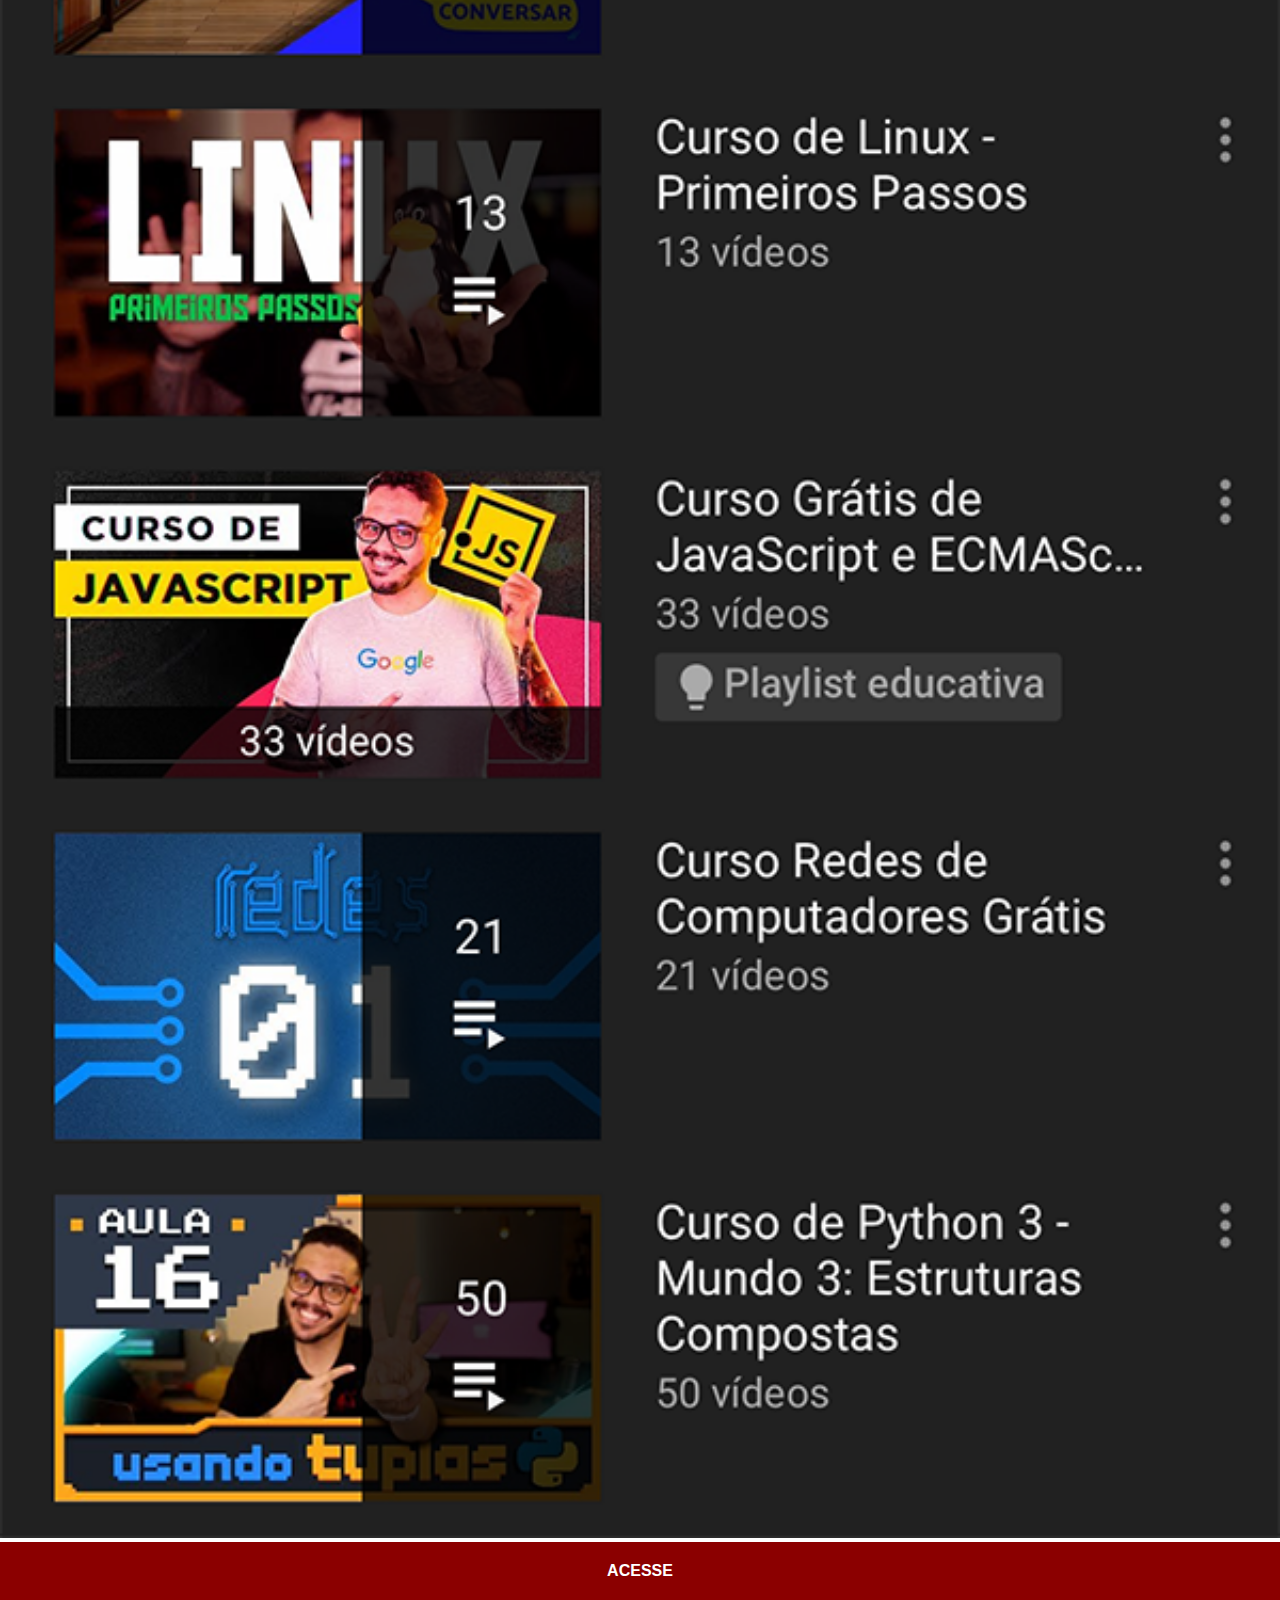
<file: html/tela-yt.html>
<!DOCTYPE html>
<html lang="pt-br">
<head>
    <meta charset="UTF-8">
    <meta name="viewport" content="width=device-width, initial-scale=1.0">
    <title>Youtube</title>
    <link rel="stylesheet" href="../css/style-telas.css">
</head>
<body>
    <img src="../pacote-d013/imagens/tela-youtube.png" alt="Youtube">
    <a href="https://www.youtube.com/c/CursoemVídeo" target="_blank">ACESSE</a>
</body>
</html>
</file>
<file: css/styles.css>
* {
    margin: 0px;
    padding: 0px;
    font-family: Arial, Helvetica, sans-serif
}

html, body {
    width: 100vw;
    height: 100vh;
}

body {
    background: url('../pacote-d013/imagens/fundo-madeira.jpg') no-repeat top center;
    background-size: cover;
    background-attachment: fixed;
}

main {
    position: relative;
    height: 100vh;
}

section#telefone {
    position: absolute;
    top: 50%;
    left: 50%;
    transform: translate(-50%, -50%);

    height: 627px;
    width: 311px;
    background: url('../pacote-d013/imagens/frame-iphone.png') no-repeat;
}

iframe#tela {
    position: relative;
    top: 80px;
    left: 22px;
    width: 267px;
    height: 471px;
}

section#redes-sociais { 
    text-align: right;
}

section#redes-sociais img {
    width: 50px;
    margin: 10px;
    border-radius: 50%;
    box-shadow: 2px 2px 5px rgba(0, 0, 0, 0.397);
    box-sizing: border-box;
}

section#redes-sociais img:hover{
    border: 2px solid rgba(255, 255, 255, 0.603);
    transform: translate(-3px, -3px);
    box-shadow: 5px 5px 10px rgba(0, 0, 0, 0.61);
    transition: transform 0.3s ease;
}
</file>
<file: css/style-telas.css>
* {
    margin: 0px;
    padding: 0px;
    font-family: Arial, Helvetica, sans-serif;
}

::-webkit-scrollbar {
    width: 0px;
    height: 0px;
}

img {
    width: 100vw;
}

a {
    display: block;
    background-color: darkred;
    color: white;
    padding: 20px;
    text-align: center;
    font-weight: bolder;
    text-decoration: none;
}

a:hover {
    background-color: red;
    
}
</file>
